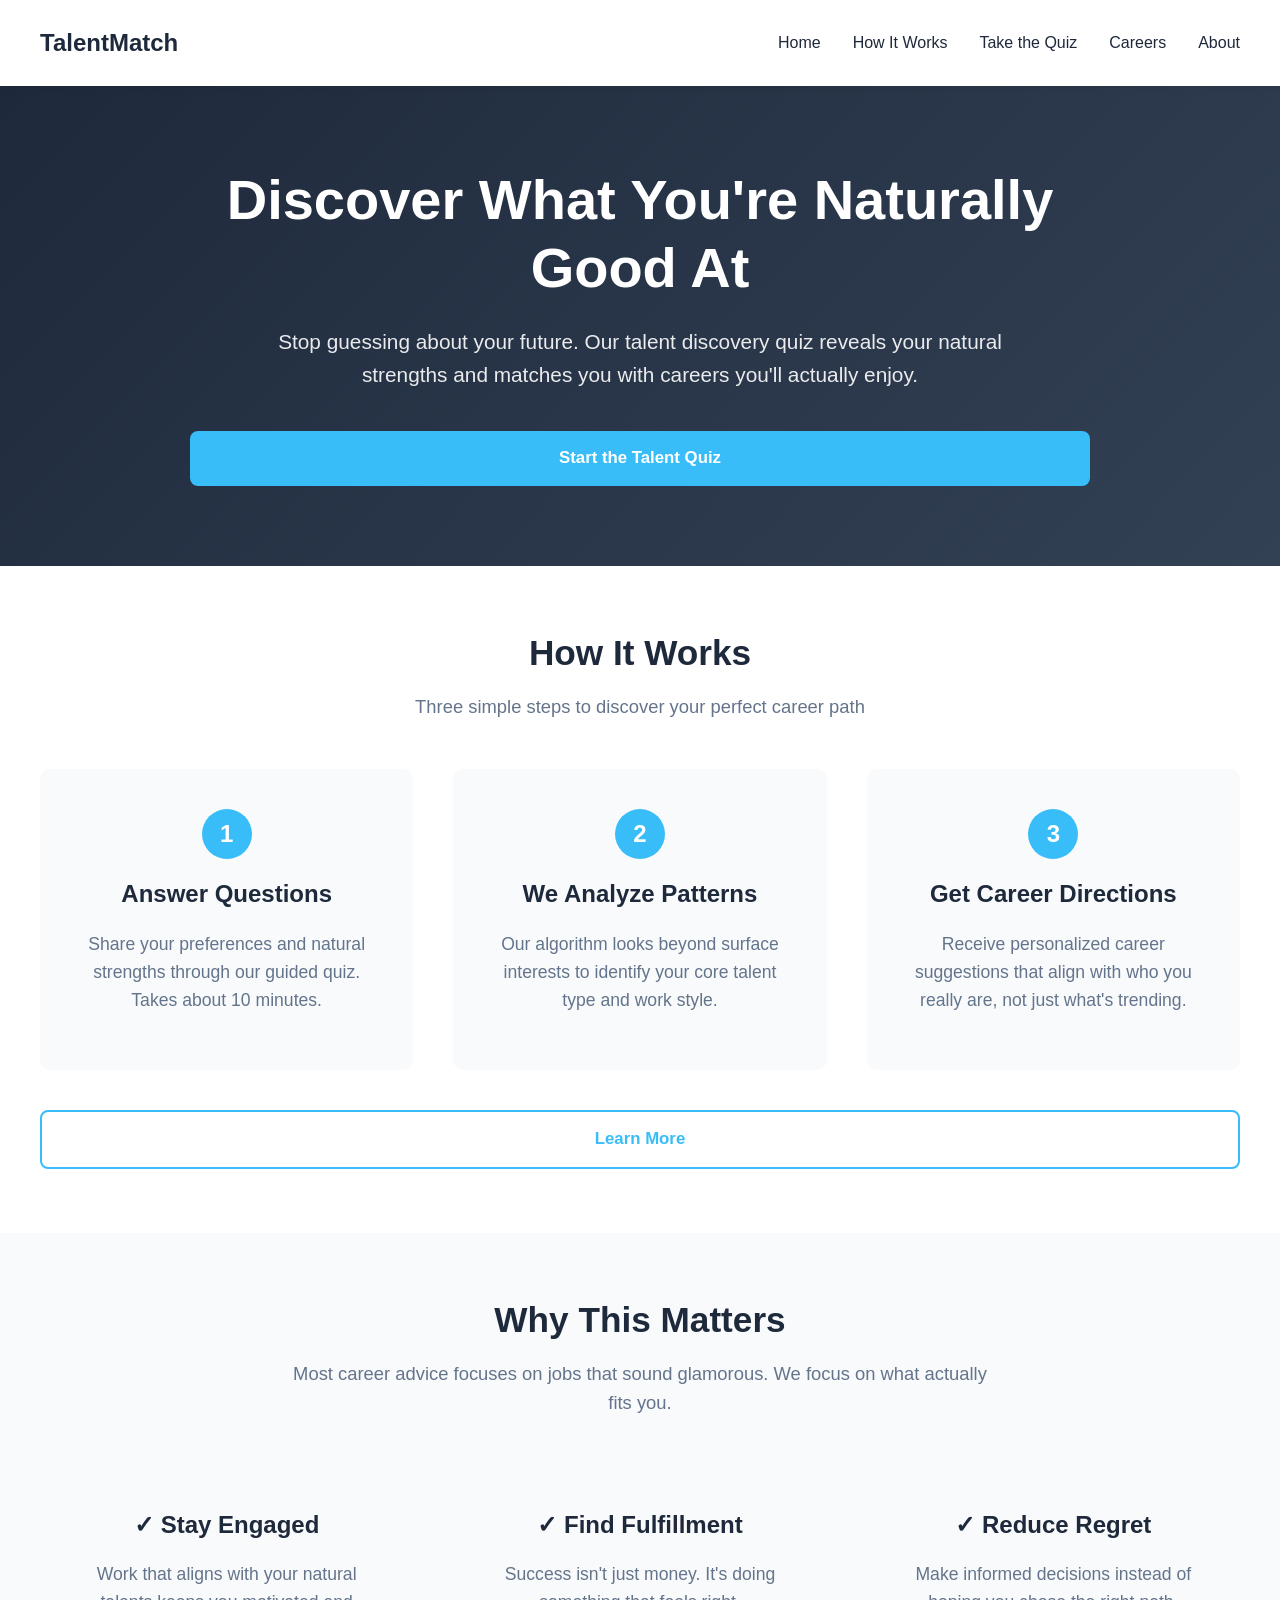
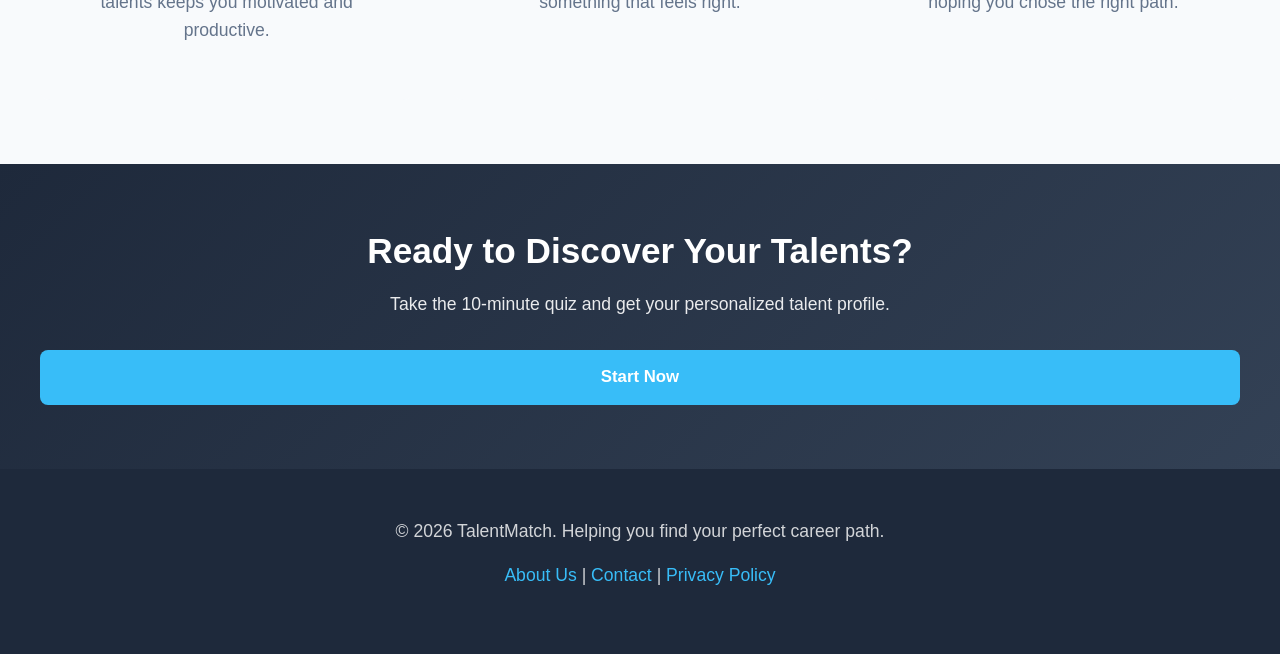
<file: pages/index.html>
<!DOCTYPE html>
<html lang="en">
<head>
  <meta charset="UTF-8">
  <meta name="viewport" content="width=device-width, initial-scale=1.0">
  <title>Discover Your Natural Talents - Talent Discovery Quiz</title>
  <link rel="stylesheet" href="../css/styles.css">
</head>
<body>
  <!-- HEADER & NAVIGATION -->
  <header>
    <nav>
      <a href="index.html" class="logo">TalentMatch</a>
      <ul>
        <li><a href="index.html">Home</a></li>
        <li><a href="how-it-works.html">How It Works</a></li>
        <li><a href="quiz.html">Take the Quiz</a></li>
        <li><a href="careers.html">Careers</a></li>
        <li><a href="about.html">About</a></li>
      </ul>
    </nav>
  </header>

  <!-- HERO SECTION -->
  <section class="hero">
    <div class="hero-container">
      <h1>Discover What You're Naturally Good At</h1>
      <p>Stop guessing about your future. Our talent discovery quiz reveals your natural strengths and matches you with careers you'll actually enjoy.</p>
      <a href="quiz.html" class="btn btn-primary">Start the Talent Quiz</a>
    </div>
  </section>

  <!-- HOW IT WORKS (CONDENSED PREVIEW) -->
  <section>
    <div class="container">
      <div class="section-intro">
        <h2>How It Works</h2>
        <p>Three simple steps to discover your perfect career path</p>
      </div>
      
      <div class="feature-grid">
        <div class="feature-card">
          <div class="feature-card-number">1</div>
          <h3>Answer Questions</h3>
          <p>Share your preferences and natural strengths through our guided quiz. Takes about 10 minutes.</p>
        </div>
        
        <div class="feature-card">
          <div class="feature-card-number">2</div>
          <h3>We Analyze Patterns</h3>
          <p>Our algorithm looks beyond surface interests to identify your core talent type and work style.</p>
        </div>
        
        <div class="feature-card">
          <div class="feature-card-number">3</div>
          <h3>Get Career Directions</h3>
          <p>Receive personalized career suggestions that align with who you really are, not just what's trending.</p>
        </div>
      </div>

      <div style="text-align: center; margin-top: 2.5rem;">
        <a href="how-it-works.html" class="btn btn-secondary">Learn More</a>
      </div>
    </div>
  </section>

  <!-- WHY IT MATTERS SECTION -->
  <section style="background-color: #F8FAFC;">
    <div class="container">
      <div class="section-intro">
        <h2>Why This Matters</h2>
        <p>Most career advice focuses on jobs that sound glamorous. We focus on what actually fits you.</p>
      </div>
      
      <div class="feature-grid">
        <div class="feature-card">
          <h3>✓ Stay Engaged</h3>
          <p>Work that aligns with your natural talents keeps you motivated and productive.</p>
        </div>
        
        <div class="feature-card">
          <h3>✓ Find Fulfillment</h3>
          <p>Success isn't just money. It's doing something that feels right.</p>
        </div>
        
        <div class="feature-card">
          <h3>✓ Reduce Regret</h3>
          <p>Make informed decisions instead of hoping you chose the right path.</p>
        </div>
      </div>
    </div>
  </section>

  <!-- CTA SECTION -->
  <section style="background: linear-gradient(135deg, #1E293B 0%, #334155 100%); color: white; text-align: center;">
    <div class="container">
      <h2 style="color: white; margin-bottom: 1rem;">Ready to Discover Your Talents?</h2>
      <p style="color: rgba(255,255,255,0.9); margin-bottom: 2rem; font-size: 1.1rem;">Take the 10-minute quiz and get your personalized talent profile.</p>
      <a href="quiz.html" class="btn btn-primary">Start Now</a>
    </div>
  </section>

  <!-- FOOTER -->
  <footer>
    <p>&copy; 2026 TalentMatch. Helping you find your perfect career path.</p>
    <p><a href="about.html">About Us</a> | <a href="#">Contact</a> | <a href="#">Privacy Policy</a></p>
  </footer>

</body>
</html>
</file>
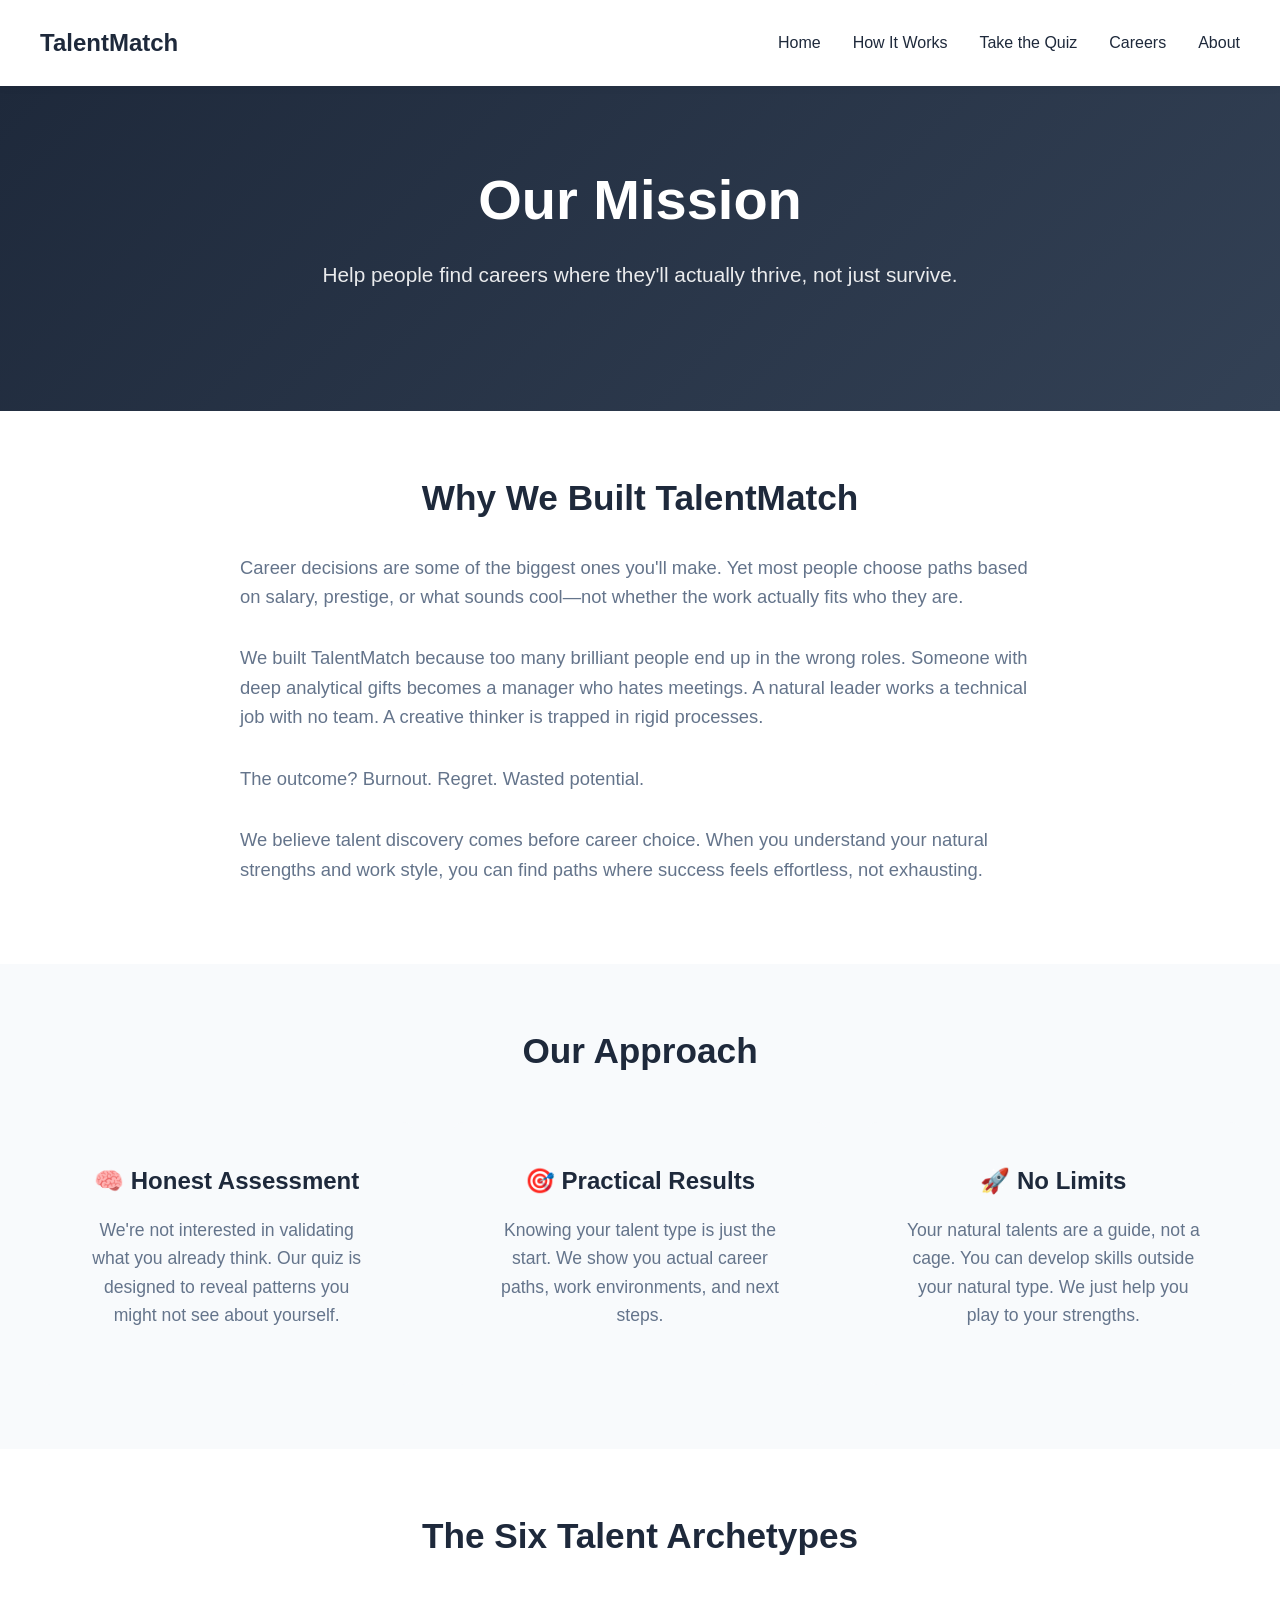
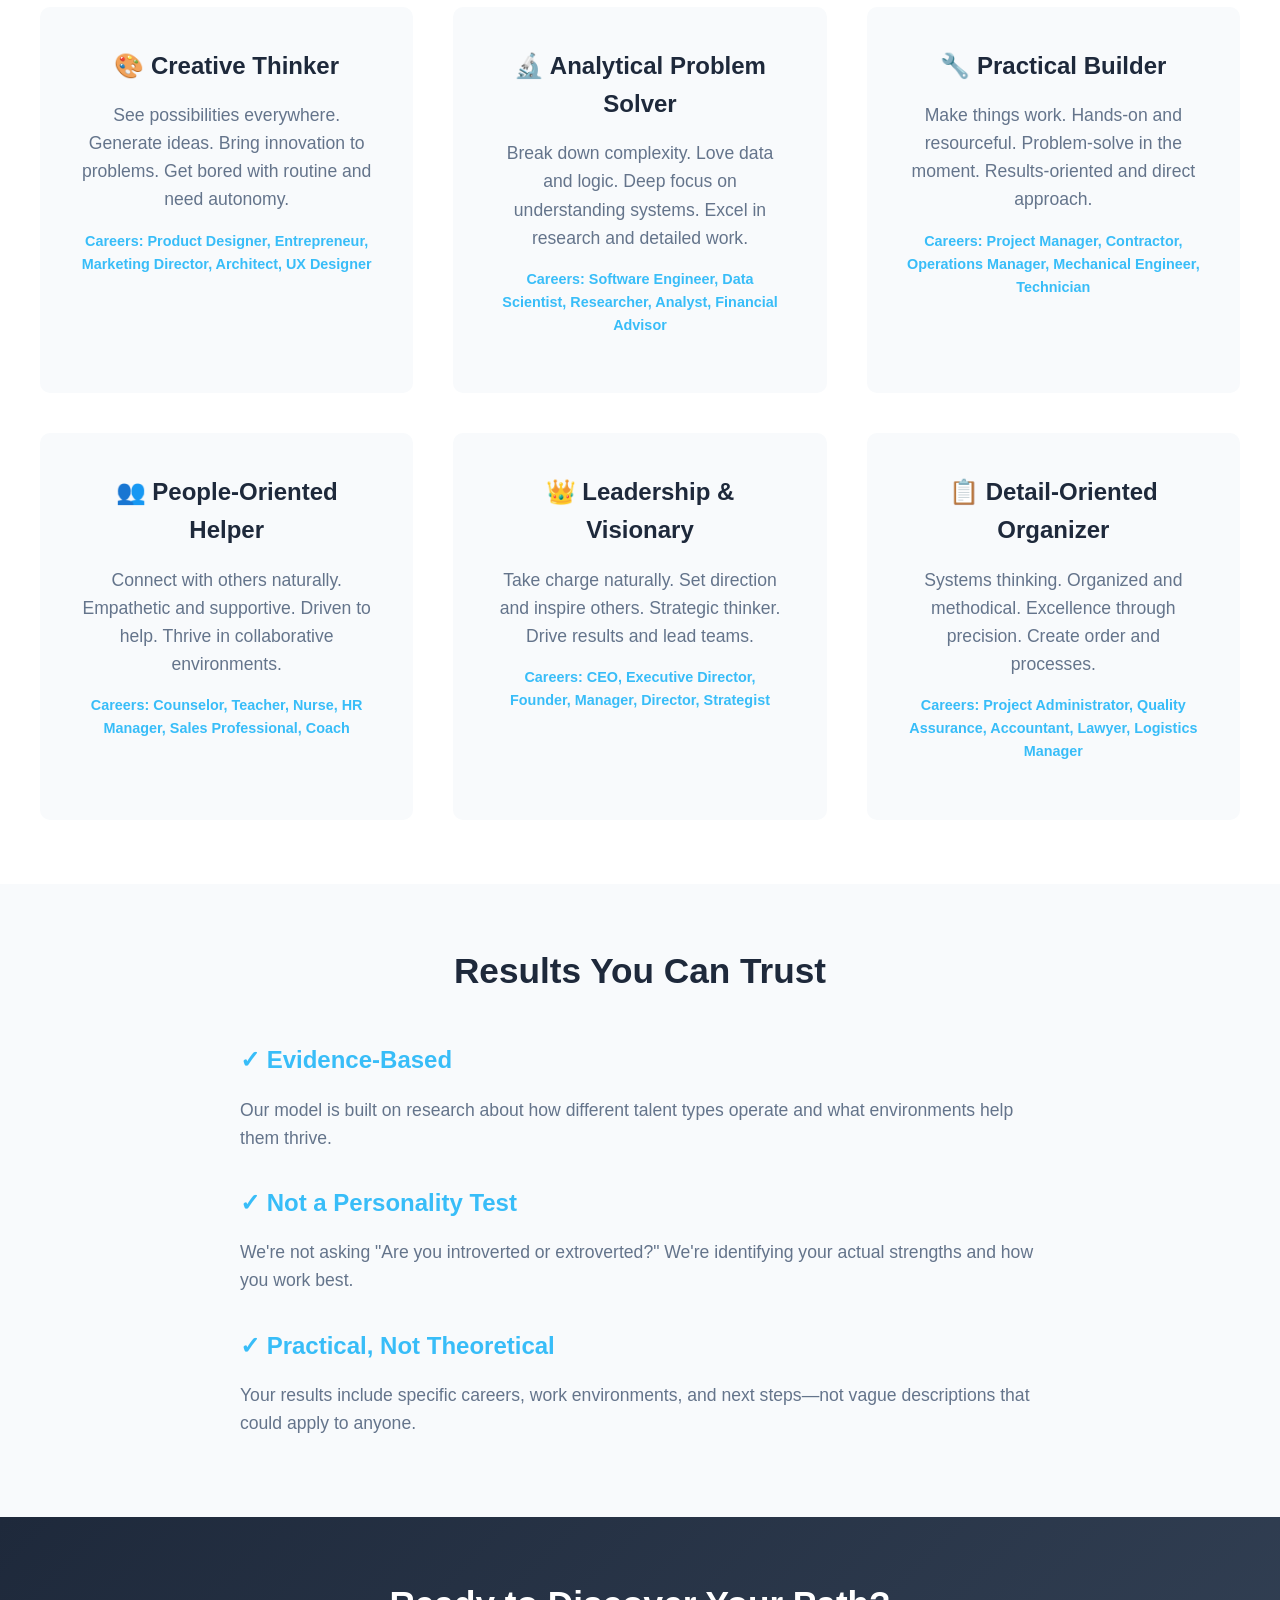
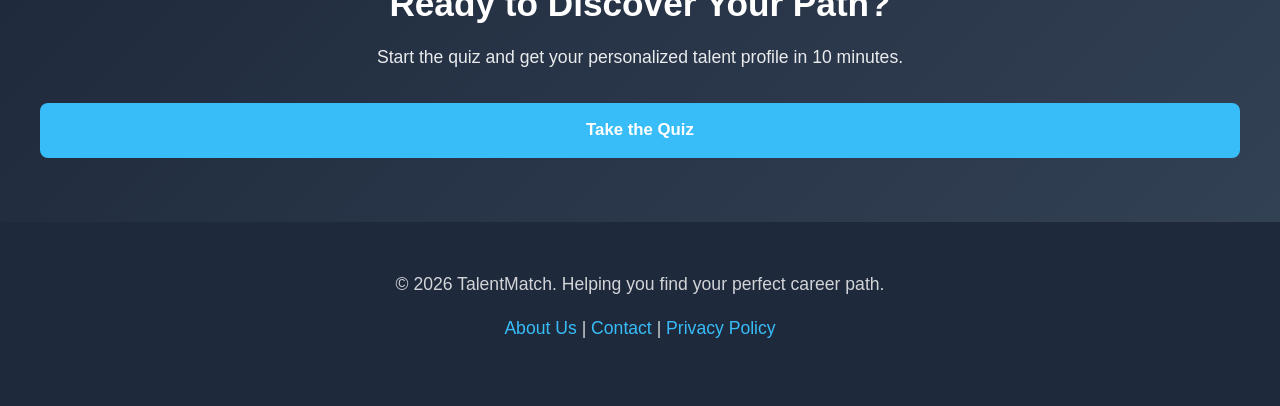
<file: pages/about.html>
<!DOCTYPE html>
<html lang="en">
<head>
  <meta charset="UTF-8">
  <meta name="viewport" content="width=device-width, initial-scale=1.0">
  <title>About Us - TalentMatch</title>
  <link rel="stylesheet" href="../css/styles.css">
</head>
<body>
  <!-- HEADER & NAVIGATION -->
  <header>
    <nav>
      <a href="index.html" class="logo">TalentMatch</a>
      <ul>
        <li><a href="index.html">Home</a></li>
        <li><a href="how-it-works.html">How It Works</a></li>
        <li><a href="quiz.html">Take the Quiz</a></li>
        <li><a href="careers.html">Careers</a></li>
        <li><a href="about.html">About</a></li>
      </ul>
    </nav>
  </header>

  <!-- PAGE HERO -->
  <section class="hero">
    <div class="hero-container">
      <h1>Our Mission</h1>
      <p>Help people find careers where they'll actually thrive, not just survive.</p>
    </div>
  </section>

  <!-- MISSION STATEMENT -->
  <section>
    <div class="container">
      <div style="max-width: 800px; margin: 0 auto;">
        <h2 style="text-align: center; margin-bottom: 2rem;">Why We Built TalentMatch</h2>
        
        <p style="font-size: 1.15rem; margin-bottom: 2rem;">
          Career decisions are some of the biggest ones you'll make. Yet most people choose paths based on salary, prestige, or what sounds cool—not whether the work actually fits who they are.
        </p>

        <p style="font-size: 1.15rem; margin-bottom: 2rem;">
          We built TalentMatch because too many brilliant people end up in the wrong roles. Someone with deep analytical gifts becomes a manager who hates meetings. A natural leader works a technical job with no team. A creative thinker is trapped in rigid processes.
        </p>

        <p style="font-size: 1.15rem; margin-bottom: 2rem;">
          The outcome? Burnout. Regret. Wasted potential.
        </p>

        <p style="font-size: 1.15rem;">
          We believe talent discovery comes before career choice. When you understand your natural strengths and work style, you can find paths where success feels effortless, not exhausting.
        </p>
      </div>
    </div>
  </section>

  <!-- OUR APPROACH -->
  <section style="background-color: #F8FAFC;">
    <div class="container">
      <h2 style="text-align: center; margin-bottom: 3rem;">Our Approach</h2>
      
      <div class="feature-grid">
        <div class="feature-card">
          <h3>🧠 Honest Assessment</h3>
          <p>We're not interested in validating what you already think. Our quiz is designed to reveal patterns you might not see about yourself.</p>
        </div>
        
        <div class="feature-card">
          <h3>🎯 Practical Results</h3>
          <p>Knowing your talent type is just the start. We show you actual career paths, work environments, and next steps.</p>
        </div>
        
        <div class="feature-card">
          <h3>🚀 No Limits</h3>
          <p>Your natural talents are a guide, not a cage. You can develop skills outside your natural type. We just help you play to your strengths.</p>
        </div>
      </div>
    </div>
  </section>

  <!-- OUR TALENT MODEL -->
  <section>
    <div class="container">
      <h2 style="text-align: center; margin-bottom: 3rem;">The Six Talent Archetypes</h2>
      
      <div class="feature-grid">
        <div class="feature-card">
          <h3>🎨 Creative Thinker</h3>
          <p>See possibilities everywhere. Generate ideas. Bring innovation to problems. Get bored with routine and need autonomy.</p>
          <p style="font-size: 0.9rem; margin-top: 1rem; color: var(--accent); font-weight: 600;">Careers: Product Designer, Entrepreneur, Marketing Director, Architect, UX Designer</p>
        </div>
        
        <div class="feature-card">
          <h3>🔬 Analytical Problem Solver</h3>
          <p>Break down complexity. Love data and logic. Deep focus on understanding systems. Excel in research and detailed work.</p>
          <p style="font-size: 0.9rem; margin-top: 1rem; color: var(--accent); font-weight: 600;">Careers: Software Engineer, Data Scientist, Researcher, Analyst, Financial Advisor</p>
        </div>
        
        <div class="feature-card">
          <h3>🔧 Practical Builder</h3>
          <p>Make things work. Hands-on and resourceful. Problem-solve in the moment. Results-oriented and direct approach.</p>
          <p style="font-size: 0.9rem; margin-top: 1rem; color: var(--accent); font-weight: 600;">Careers: Project Manager, Contractor, Operations Manager, Mechanical Engineer, Technician</p>
        </div>

        <div class="feature-card">
          <h3>👥 People-Oriented Helper</h3>
          <p>Connect with others naturally. Empathetic and supportive. Driven to help. Thrive in collaborative environments.</p>
          <p style="font-size: 0.9rem; margin-top: 1rem; color: var(--accent); font-weight: 600;">Careers: Counselor, Teacher, Nurse, HR Manager, Sales Professional, Coach</p>
        </div>

        <div class="feature-card">
          <h3>👑 Leadership & Visionary</h3>
          <p>Take charge naturally. Set direction and inspire others. Strategic thinker. Drive results and lead teams.</p>
          <p style="font-size: 0.9rem; margin-top: 1rem; color: var(--accent); font-weight: 600;">Careers: CEO, Executive Director, Founder, Manager, Director, Strategist</p>
        </div>

        <div class="feature-card">
          <h3>📋 Detail-Oriented Organizer</h3>
          <p>Systems thinking. Organized and methodical. Excellence through precision. Create order and processes.</p>
          <p style="font-size: 0.9rem; margin-top: 1rem; color: var(--accent); font-weight: 600;">Careers: Project Administrator, Quality Assurance, Accountant, Lawyer, Logistics Manager</p>
        </div>
      </div>
    </div>
  </section>

  <!-- RESULTS YOU CAN TRUST -->
  <section style="background-color: #F8FAFC;">
    <div class="container">
      <h2 style="text-align: center; margin-bottom: 3rem;">Results You Can Trust</h2>
      
      <div style="max-width: 800px; margin: 0 auto;">
        <div style="margin-bottom: 2rem;">
          <h3 style="color: var(--accent);">✓ Evidence-Based</h3>
          <p>Our model is built on research about how different talent types operate and what environments help them thrive.</p>
        </div>

        <div style="margin-bottom: 2rem;">
          <h3 style="color: var(--accent);">✓ Not a Personality Test</h3>
          <p>We're not asking "Are you introverted or extroverted?" We're identifying your actual strengths and how you work best.</p>
        </div>

        <div>
          <h3 style="color: var(--accent);">✓ Practical, Not Theoretical</h3>
          <p>Your results include specific careers, work environments, and next steps—not vague descriptions that could apply to anyone.</p>
        </div>
      </div>
    </div>
  </section>

  <!-- CALL TO ACTION -->
  <section style="background: linear-gradient(135deg, #1E293B 0%, #334155 100%); color: white; text-align: center;">
    <div class="container">
      <h2 style="color: white; margin-bottom: 1rem;">Ready to Discover Your Path?</h2>
      <p style="color: rgba(255,255,255,0.9); margin-bottom: 2rem; font-size: 1.1rem;">Start the quiz and get your personalized talent profile in 10 minutes.</p>
      <a href="quiz.html" class="btn btn-primary">Take the Quiz</a>
    </div>
  </section>

  <!-- FOOTER -->
  <footer>
    <p>&copy; 2026 TalentMatch. Helping you find your perfect career path.</p>
    <p><a href="about.html">About Us</a> | <a href="#">Contact</a> | <a href="#">Privacy Policy</a></p>
  </footer>

</body>
</html>
</file>
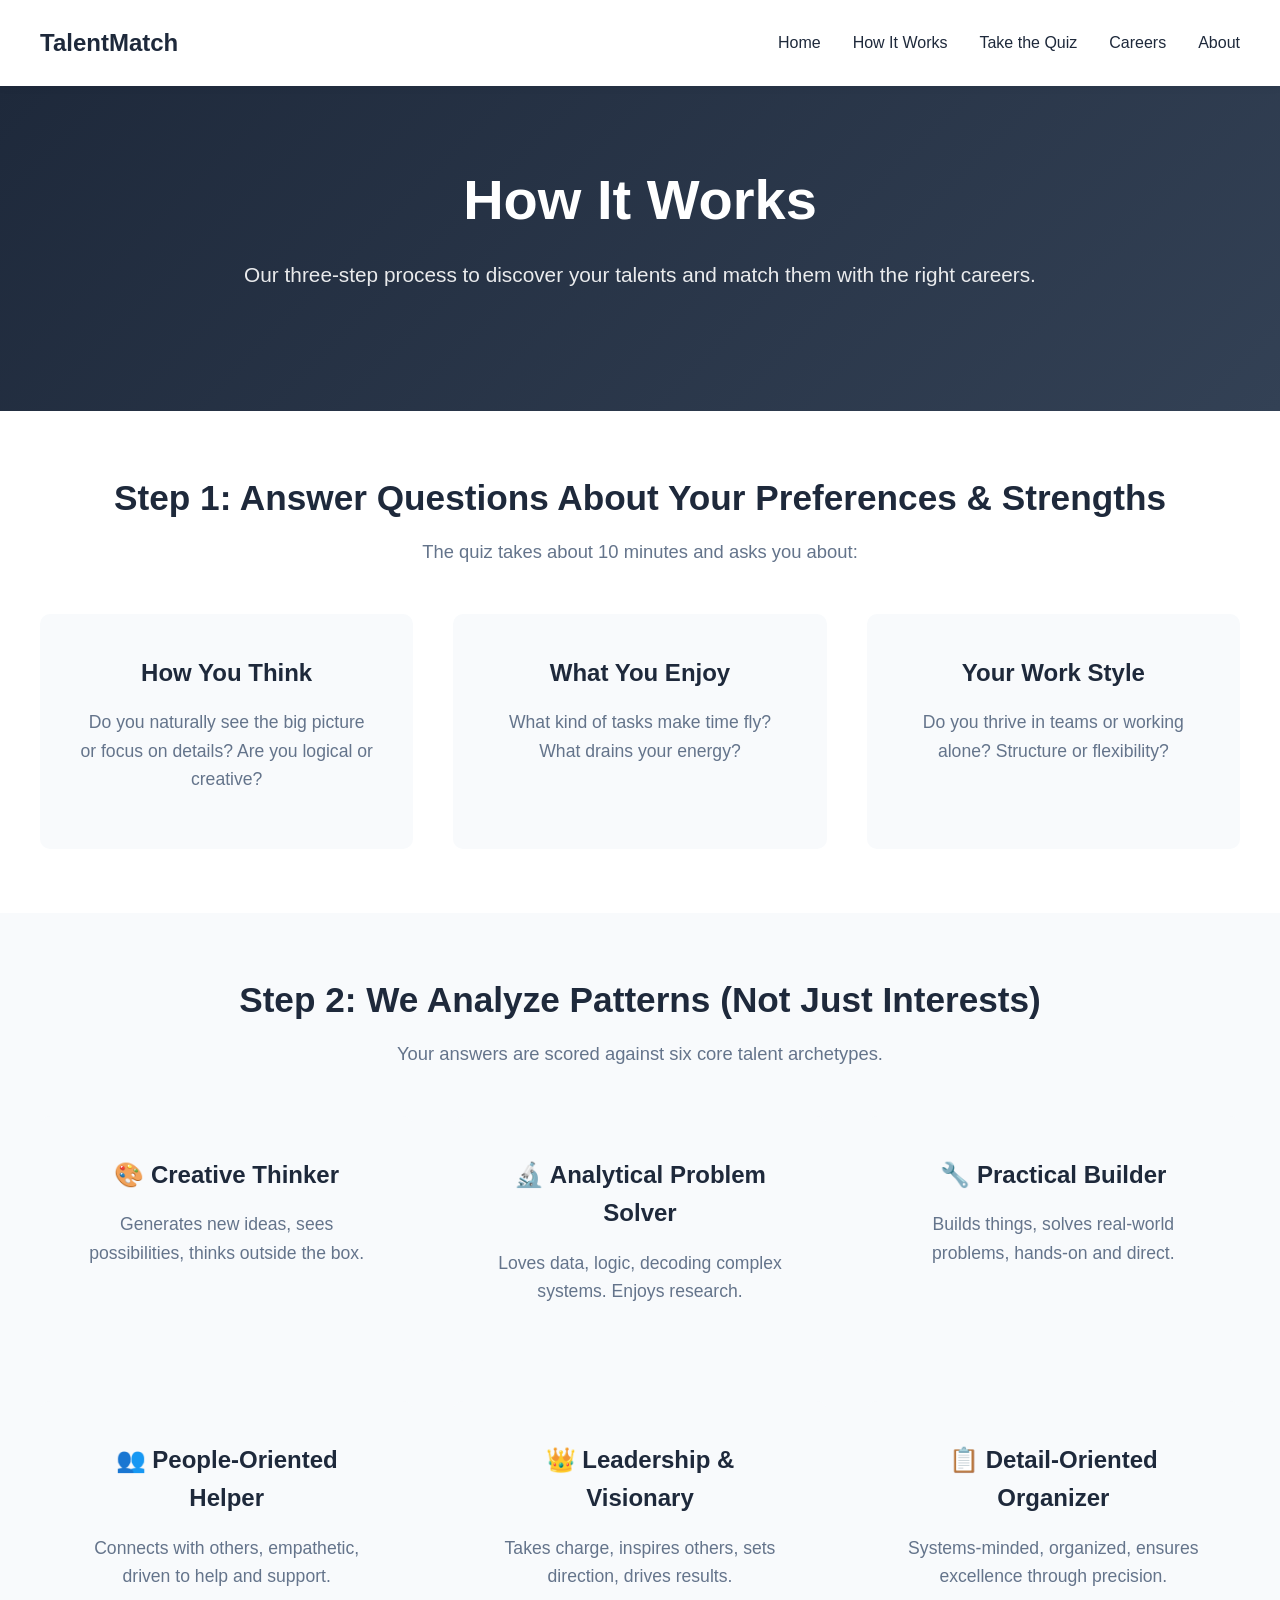
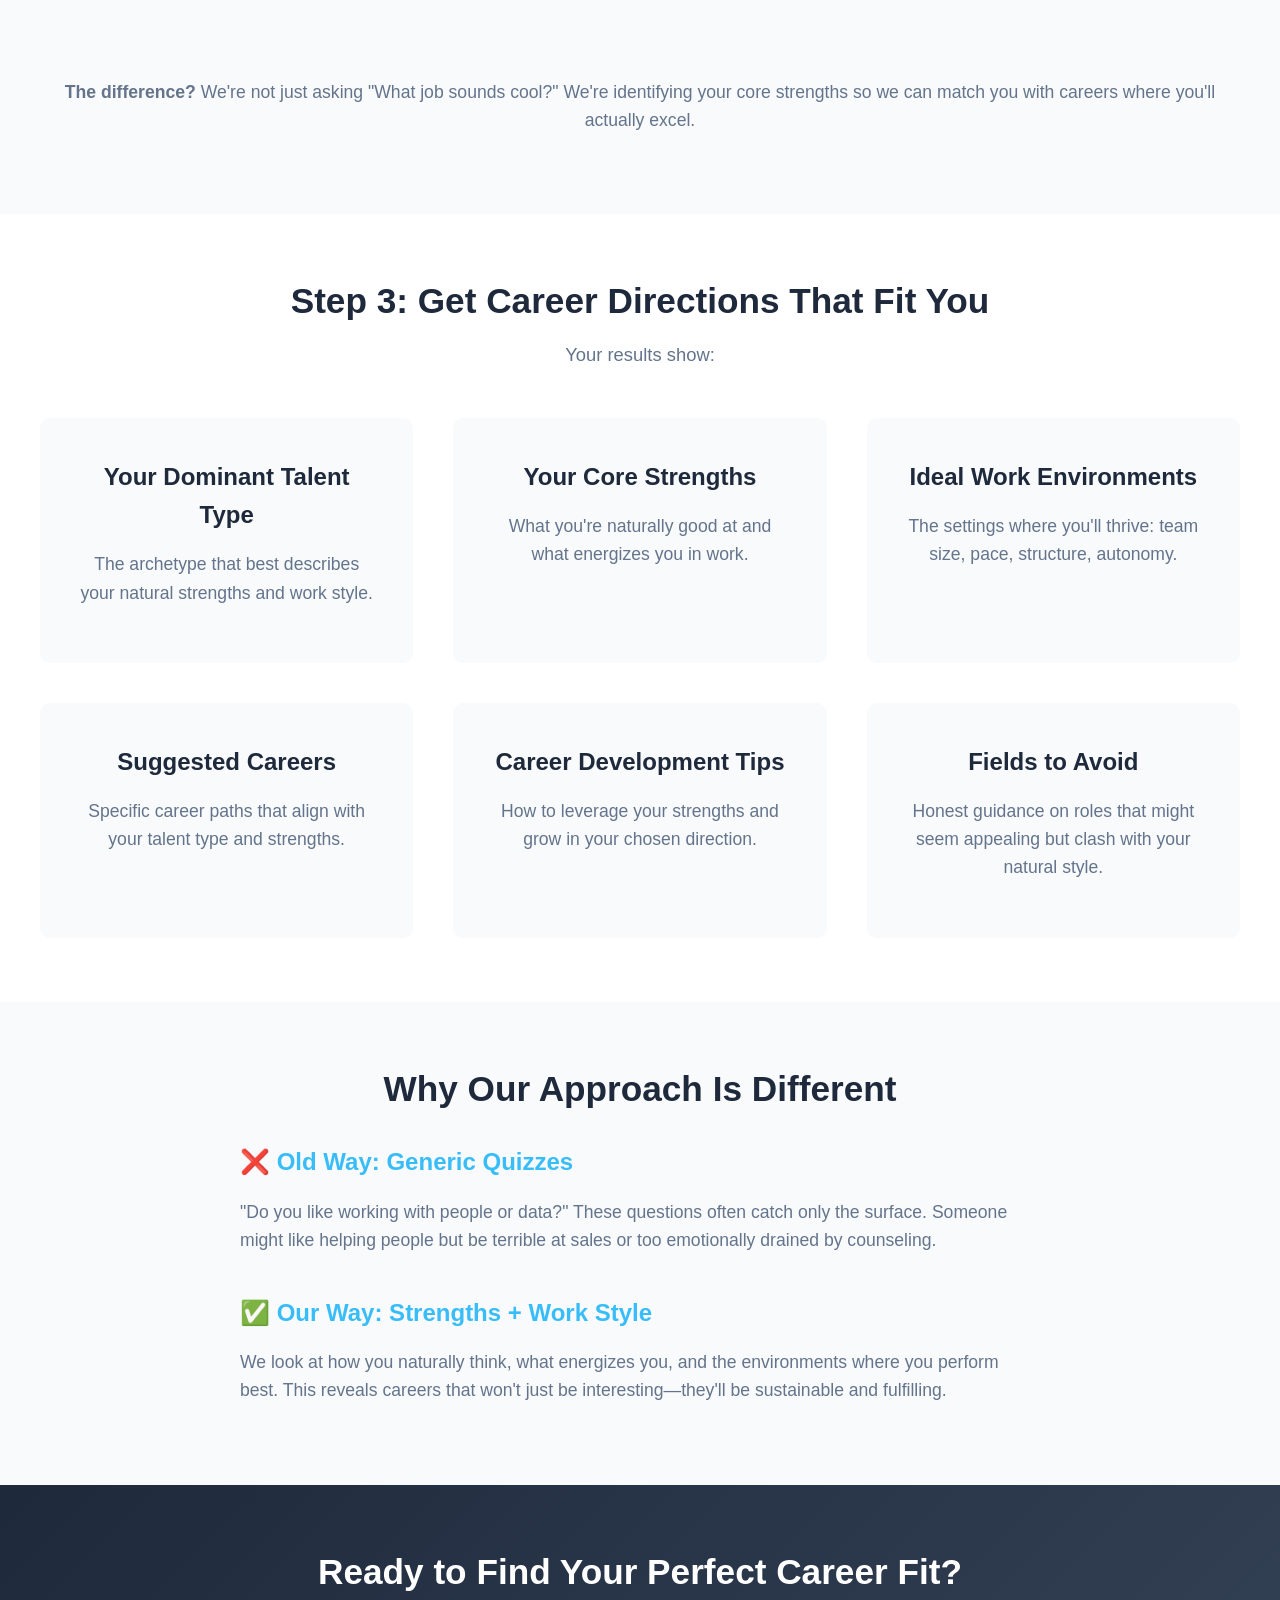
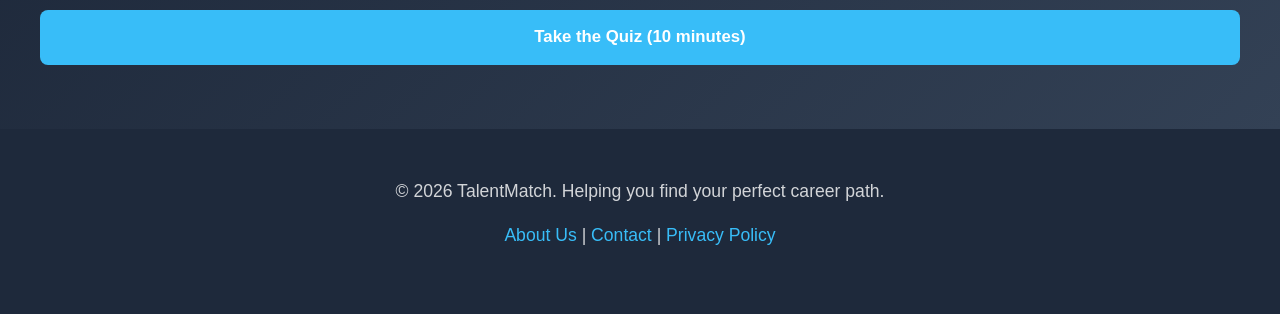
<file: pages/how-it-works.html>
<!DOCTYPE html>
<html lang="en">
<head>
  <meta charset="UTF-8">
  <meta name="viewport" content="width=device-width, initial-scale=1.0">
  <title>How It Works - Talent Discovery Quiz</title>
  <link rel="stylesheet" href="../css/styles.css">
</head>
<body>
  <!-- HEADER & NAVIGATION -->
  <header>
    <nav>
      <a href="index.html" class="logo">TalentMatch</a>
      <ul>
        <li><a href="index.html">Home</a></li>
        <li><a href="how-it-works.html">How It Works</a></li>
        <li><a href="quiz.html">Take the Quiz</a></li>
        <li><a href="careers.html">Careers</a></li>
        <li><a href="about.html">About</a></li>
      </ul>
    </nav>
  </header>

  <!-- PAGE HERO -->
  <section class="hero">
    <div class="hero-container">
      <h1>How It Works</h1>
      <p>Our three-step process to discover your talents and match them with the right careers.</p>
    </div>
  </section>

  <!-- STEP 1: ANSWER QUESTIONS -->
  <section>
    <div class="container">
      <div class="section-intro">
        <h2>Step 1: Answer Questions About Your Preferences & Strengths</h2>
        <p>The quiz takes about 10 minutes and asks you about:</p>
      </div>
      
      <div class="feature-grid">
        <div class="feature-card">
          <h3>How You Think</h3>
          <p>Do you naturally see the big picture or focus on details? Are you logical or creative?</p>
        </div>
        
        <div class="feature-card">
          <h3>What You Enjoy</h3>
          <p>What kind of tasks make time fly? What drains your energy?</p>
        </div>
        
        <div class="feature-card">
          <h3>Your Work Style</h3>
          <p>Do you thrive in teams or working alone? Structure or flexibility?</p>
        </div>
      </div>
    </div>
  </section>

  <!-- STEP 2: WE ANALYZE PATTERNS -->
  <section style="background-color: #F8FAFC;">
    <div class="container">
      <div class="section-intro">
        <h2>Step 2: We Analyze Patterns (Not Just Interests)</h2>
        <p>Your answers are scored against six core talent archetypes.</p>
      </div>
      
      <div class="feature-grid">
        <div class="feature-card">
          <h3>🎨 Creative Thinker</h3>
          <p>Generates new ideas, sees possibilities, thinks outside the box.</p>
        </div>
        
        <div class="feature-card">
          <h3>🔬 Analytical Problem Solver</h3>
          <p>Loves data, logic, decoding complex systems. Enjoys research.</p>
        </div>
        
        <div class="feature-card">
          <h3>🔧 Practical Builder</h3>
          <p>Builds things, solves real-world problems, hands-on and direct.</p>
        </div>

        <div class="feature-card">
          <h3>👥 People-Oriented Helper</h3>
          <p>Connects with others, empathetic, driven to help and support.</p>
        </div>

        <div class="feature-card">
          <h3>👑 Leadership & Visionary</h3>
          <p>Takes charge, inspires others, sets direction, drives results.</p>
        </div>

        <div class="feature-card">
          <h3>📋 Detail-Oriented Organizer</h3>
          <p>Systems-minded, organized, ensures excellence through precision.</p>
        </div>
      </div>

      <p style="text-align: center; margin-top: 2rem; font-size: 1.1rem; color: var(--text-gray);">
        <strong>The difference?</strong> We're not just asking "What job sounds cool?" We're identifying your core strengths so we can match you with careers where you'll actually excel.
      </p>
    </div>
  </section>

  <!-- STEP 3: GET CAREER DIRECTIONS -->
  <section>
    <div class="container">
      <div class="section-intro">
        <h2>Step 3: Get Career Directions That Fit You</h2>
        <p>Your results show:</p>
      </div>
      
      <div class="feature-grid">
        <div class="feature-card">
          <h3>Your Dominant Talent Type</h3>
          <p>The archetype that best describes your natural strengths and work style.</p>
        </div>
        
        <div class="feature-card">
          <h3>Your Core Strengths</h3>
          <p>What you're naturally good at and what energizes you in work.</p>
        </div>
        
        <div class="feature-card">
          <h3>Ideal Work Environments</h3>
          <p>The settings where you'll thrive: team size, pace, structure, autonomy.</p>
        </div>

        <div class="feature-card">
          <h3>Suggested Careers</h3>
          <p>Specific career paths that align with your talent type and strengths.</p>
        </div>

        <div class="feature-card">
          <h3>Career Development Tips</h3>
          <p>How to leverage your strengths and grow in your chosen direction.</p>
        </div>

        <div class="feature-card">
          <h3>Fields to Avoid</h3>
          <p>Honest guidance on roles that might seem appealing but clash with your natural style.</p>
        </div>
      </div>
    </div>
  </section>

  <!-- WHY OUR APPROACH IS DIFFERENT -->
  <section style="background-color: #F8FAFC;">
    <div class="container">
      <h2 style="text-align: center; margin-bottom: 2rem;">Why Our Approach Is Different</h2>
      
      <div style="max-width: 800px; margin: 0 auto;">
        <div style="margin-bottom: 2.5rem;">
          <h3 style="color: var(--accent);">❌ Old Way: Generic Quizzes</h3>
          <p>"Do you like working with people or data?" These questions often catch only the surface. Someone might like helping people but be terrible at sales or too emotionally drained by counseling.</p>
        </div>

        <div>
          <h3 style="color: var(--accent);">✅ Our Way: Strengths + Work Style</h3>
          <p>We look at how you naturally think, what energizes you, and the environments where you perform best. This reveals careers that won't just be interesting—they'll be sustainable and fulfilling.</p>
        </div>
      </div>
    </div>
  </section>

  <!-- CTA SECTION -->
  <section style="background: linear-gradient(135deg, #1E293B 0%, #334155 100%); color: white; text-align: center;">
    <div class="container">
      <h2 style="color: white; margin-bottom: 1rem;">Ready to Find Your Perfect Career Fit?</h2>
      <a href="quiz.html" class="btn btn-primary">Take the Quiz (10 minutes)</a>
    </div>
  </section>

  <!-- FOOTER -->
  <footer>
    <p>&copy; 2026 TalentMatch. Helping you find your perfect career path.</p>
    <p><a href="about.html">About Us</a> | <a href="#">Contact</a> | <a href="#">Privacy Policy</a></p>
  </footer>

</body>
</html>
</file>
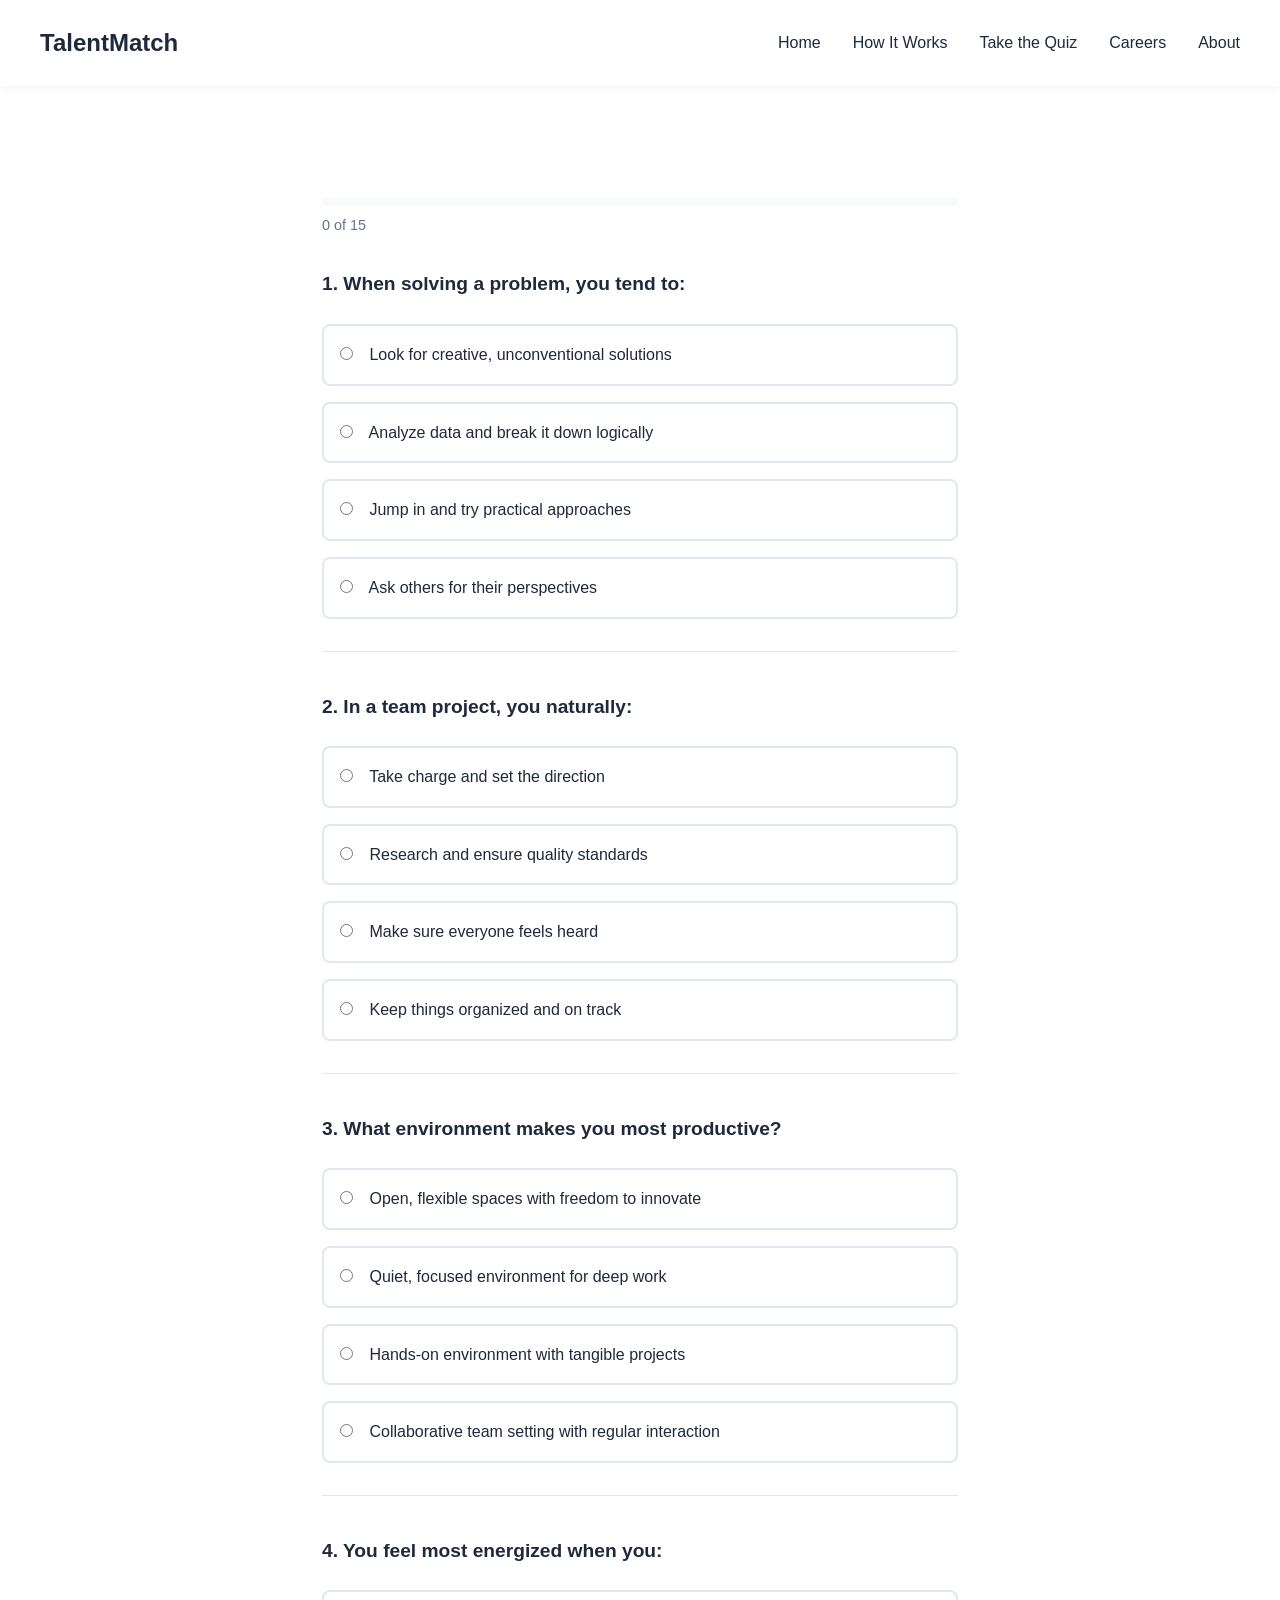
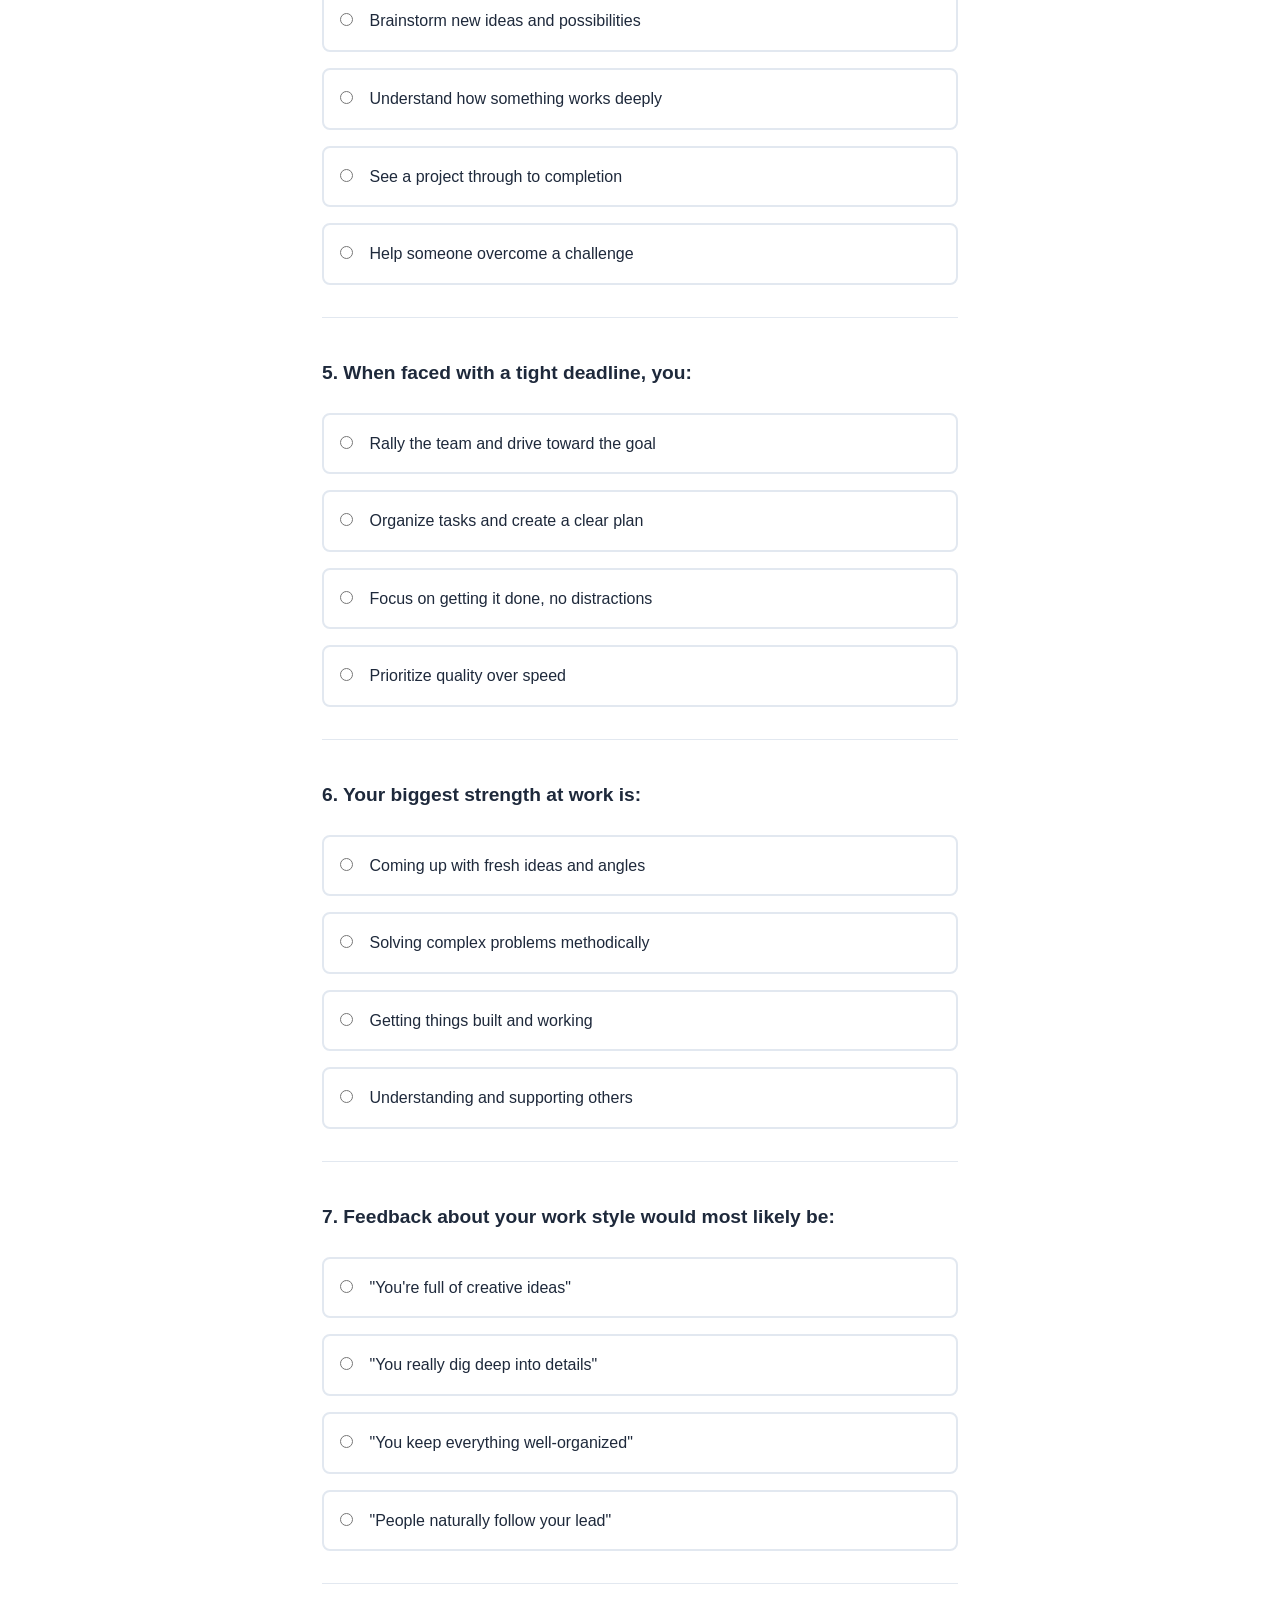
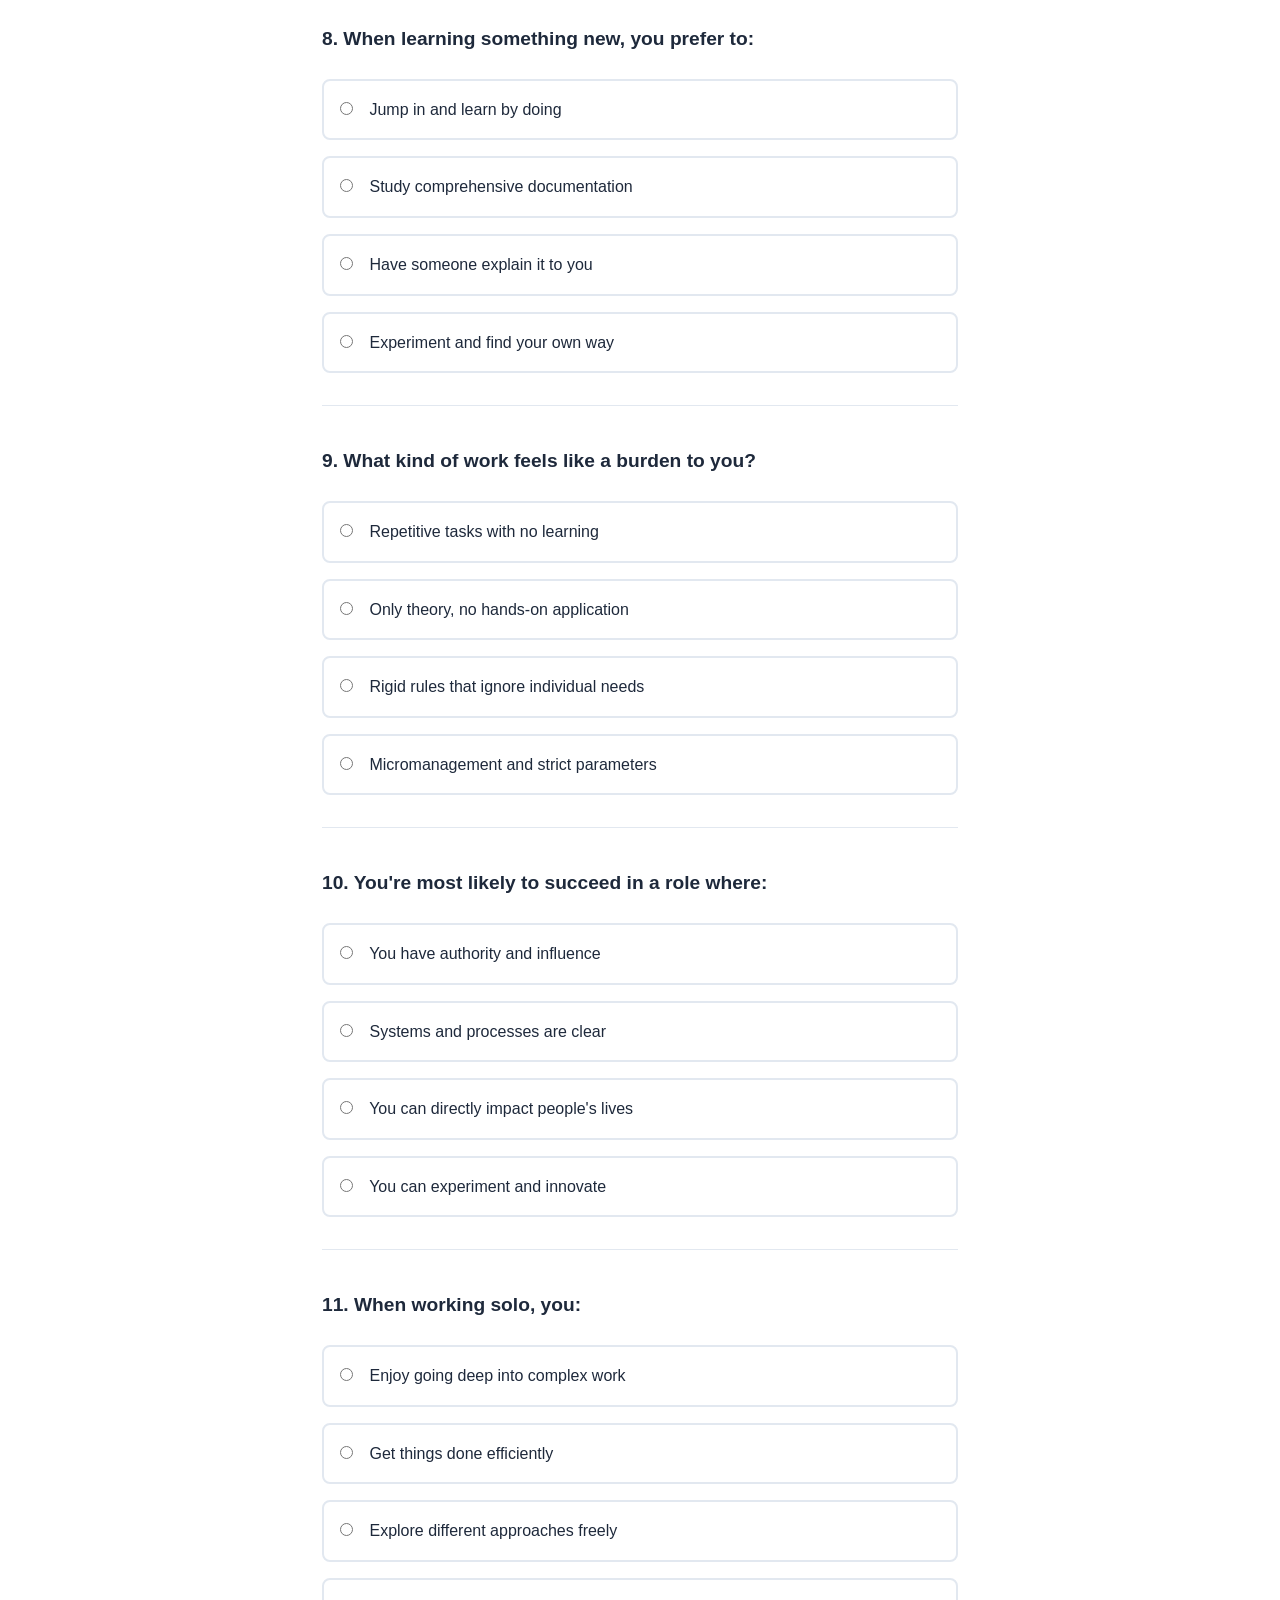
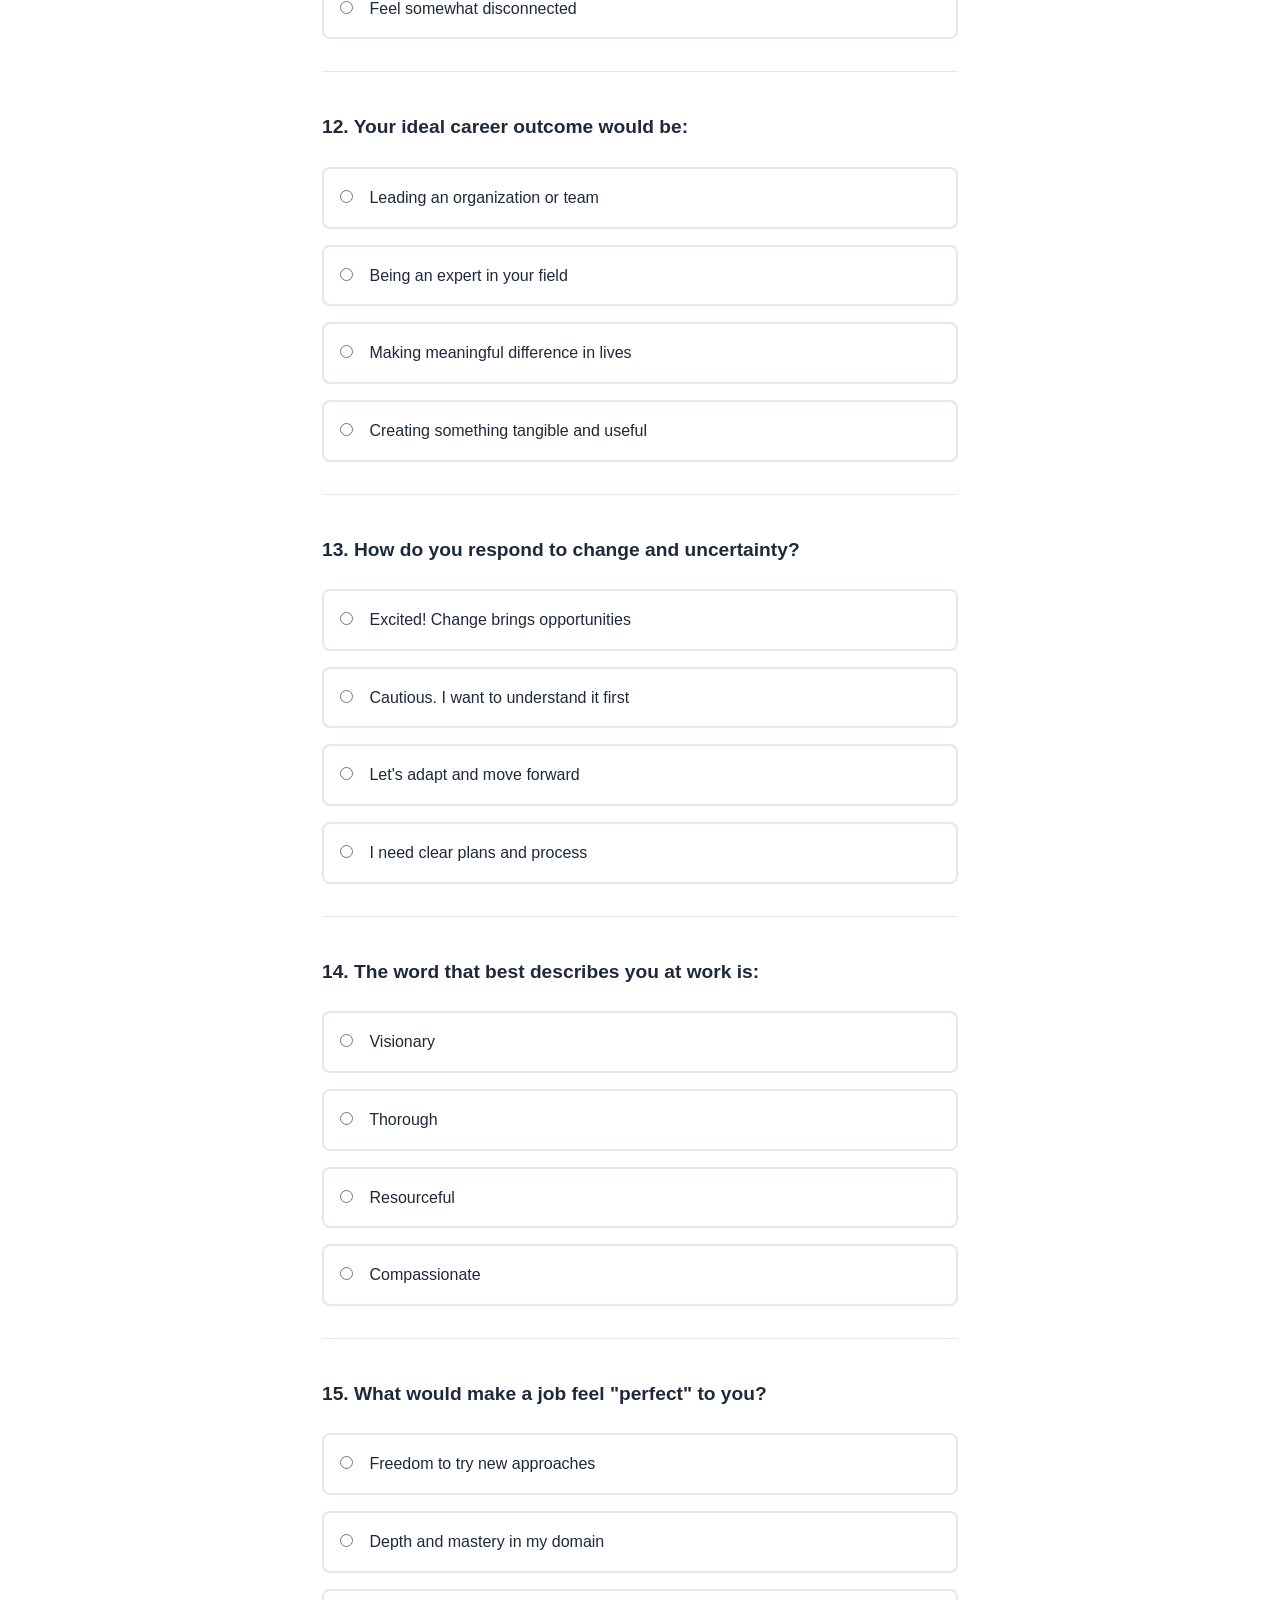
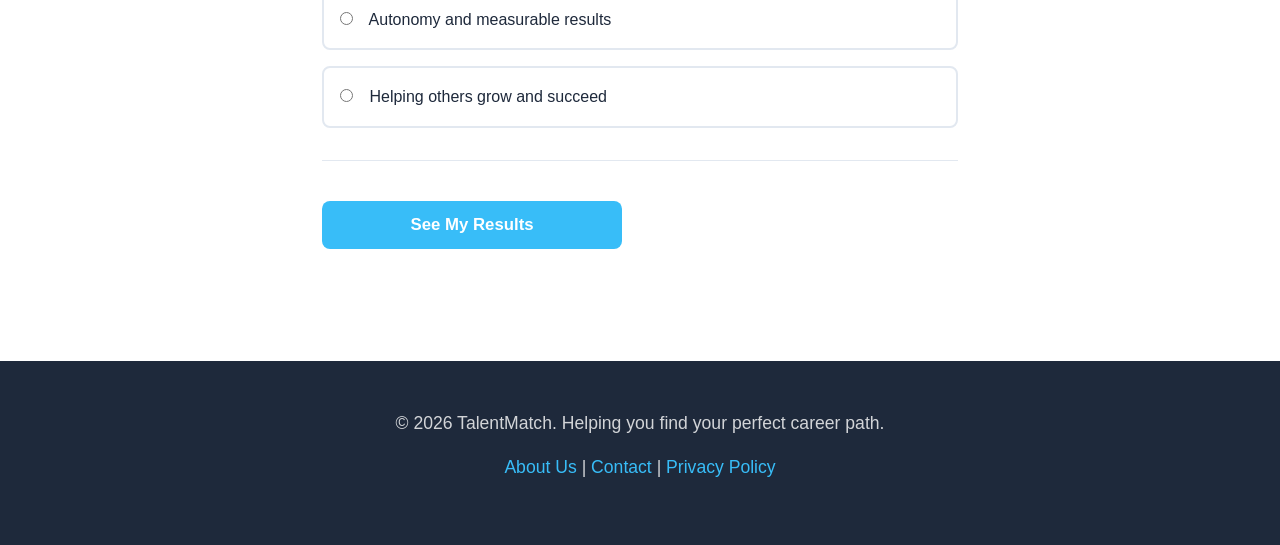
<file: pages/quiz.html>
<!DOCTYPE html>
<html lang="en">
<head>
  <meta charset="UTF-8">
  <meta name="viewport" content="width=device-width, initial-scale=1.0">
  <title>Talent Discovery Quiz - TalentMatch</title>
  <link rel="stylesheet" href="../css/styles.css">
</head>
<body>
  <!-- HEADER & NAVIGATION -->
  <header>
    <nav>
      <a href="index.html" class="logo">TalentMatch</a>
      <ul>
        <li><a href="index.html">Home</a></li>
        <li><a href="how-it-works.html">How It Works</a></li>
        <li><a href="quiz.html">Take the Quiz</a></li>
        <li><a href="careers.html">Careers</a></li>
        <li><a href="about.html">About</a></li>
      </ul>
    </nav>
  </header>

  <!-- QUIZ CONTAINER -->
  <section>
    <div class="quiz-container">
      <!-- PROGRESS BAR -->
      <div class="quiz-progress">
        <div class="progress-bar">
          <div class="progress-fill" id="progressFill" style="width: 0%;"></div>
        </div>
        <p class="progress-text"><span id="currentQuestion">1</span> of <span id="totalQuestions">15</span></p>
      </div>

      <!-- QUIZ FORM -->
      <form id="quizForm">
        <!-- Question 1 -->
        <div class="quiz-question">
          <h4>1. When solving a problem, you tend to:</h4>
          <div class="quiz-options">
            <label class="quiz-option">
              <input type="radio" name="q1" value="creative" required>
              <span>Look for creative, unconventional solutions</span>
            </label>
            <label class="quiz-option">
              <input type="radio" name="q1" value="analytical">
              <span>Analyze data and break it down logically</span>
            </label>
            <label class="quiz-option">
              <input type="radio" name="q1" value="practical">
              <span>Jump in and try practical approaches</span>
            </label>
            <label class="quiz-option">
              <input type="radio" name="q1" value="people">
              <span>Ask others for their perspectives</span>
            </label>
          </div>
        </div>

        <!-- Question 2 -->
        <div class="quiz-question">
          <h4>2. In a team project, you naturally:</h4>
          <div class="quiz-options">
            <label class="quiz-option">
              <input type="radio" name="q2" value="leader" required>
              <span>Take charge and set the direction</span>
            </label>
            <label class="quiz-option">
              <input type="radio" name="q2" value="analytical">
              <span>Research and ensure quality standards</span>
            </label>
            <label class="quiz-option">
              <input type="radio" name="q2" value="people">
              <span>Make sure everyone feels heard</span>
            </label>
            <label class="quiz-option">
              <input type="radio" name="q2" value="organizer">
              <span>Keep things organized and on track</span>
            </label>
          </div>
        </div>

        <!-- Question 3 -->
        <div class="quiz-question">
          <h4>3. What environment makes you most productive?</h4>
          <div class="quiz-options">
            <label class="quiz-option">
              <input type="radio" name="q3" value="creative" required>
              <span>Open, flexible spaces with freedom to innovate</span>
            </label>
            <label class="quiz-option">
              <input type="radio" name="q3" value="analytical">
              <span>Quiet, focused environment for deep work</span>
            </label>
            <label class="quiz-option">
              <input type="radio" name="q3" value="practical">
              <span>Hands-on environment with tangible projects</span>
            </label>
            <label class="quiz-option">
              <input type="radio" name="q3" value="people">
              <span>Collaborative team setting with regular interaction</span>
            </label>
          </div>
        </div>

        <!-- Question 4 -->
        <div class="quiz-question">
          <h4>4. You feel most energized when you:</h4>
          <div class="quiz-options">
            <label class="quiz-option">
              <input type="radio" name="q4" value="creative" required>
              <span>Brainstorm new ideas and possibilities</span>
            </label>
            <label class="quiz-option">
              <input type="radio" name="q4" value="analytical">
              <span>Understand how something works deeply</span>
            </label>
            <label class="quiz-option">
              <input type="radio" name="q4" value="practical">
              <span>See a project through to completion</span>
            </label>
            <label class="quiz-option">
              <input type="radio" name="q4" value="people">
              <span>Help someone overcome a challenge</span>
            </label>
          </div>
        </div>

        <!-- Question 5 -->
        <div class="quiz-question">
          <h4>5. When faced with a tight deadline, you:</h4>
          <div class="quiz-options">
            <label class="quiz-option">
              <input type="radio" name="q5" value="leader" required>
              <span>Rally the team and drive toward the goal</span>
            </label>
            <label class="quiz-option">
              <input type="radio" name="q5" value="organizer">
              <span>Organize tasks and create a clear plan</span>
            </label>
            <label class="quiz-option">
              <input type="radio" name="q5" value="practical">
              <span>Focus on getting it done, no distractions</span>
            </label>
            <label class="quiz-option">
              <input type="radio" name="q5" value="analytical">
              <span>Prioritize quality over speed</span>
            </label>
          </div>
        </div>

        <!-- Question 6 -->
        <div class="quiz-question">
          <h4>6. Your biggest strength at work is:</h4>
          <div class="quiz-options">
            <label class="quiz-option">
              <input type="radio" name="q6" value="creative" required>
              <span>Coming up with fresh ideas and angles</span>
            </label>
            <label class="quiz-option">
              <input type="radio" name="q6" value="analytical">
              <span>Solving complex problems methodically</span>
            </label>
            <label class="quiz-option">
              <input type="radio" name="q6" value="practical">
              <span>Getting things built and working</span>
            </label>
            <label class="quiz-option">
              <input type="radio" name="q6" value="people">
              <span>Understanding and supporting others</span>
            </label>
          </div>
        </div>

        <!-- Question 7 -->
        <div class="quiz-question">
          <h4>7. Feedback about your work style would most likely be:</h4>
          <div class="quiz-options">
            <label class="quiz-option">
              <input type="radio" name="q7" value="creative" required>
              <span>"You're full of creative ideas"</span>
            </label>
            <label class="quiz-option">
              <input type="radio" name="q7" value="analytical">
              <span>"You really dig deep into details"</span>
            </label>
            <label class="quiz-option">
              <input type="radio" name="q7" value="organizer">
              <span>"You keep everything well-organized"</span>
            </label>
            <label class="quiz-option">
              <input type="radio" name="q7" value="leader">
              <span>"People naturally follow your lead"</span>
            </label>
          </div>
        </div>

        <!-- Question 8 -->
        <div class="quiz-question">
          <h4>8. When learning something new, you prefer to:</h4>
          <div class="quiz-options">
            <label class="quiz-option">
              <input type="radio" name="q8" value="practical" required>
              <span>Jump in and learn by doing</span>
            </label>
            <label class="quiz-option">
              <input type="radio" name="q8" value="analytical">
              <span>Study comprehensive documentation</span>
            </label>
            <label class="quiz-option">
              <input type="radio" name="q8" value="people">
              <span>Have someone explain it to you</span>
            </label>
            <label class="quiz-option">
              <input type="radio" name="q8" value="creative">
              <span>Experiment and find your own way</span>
            </label>
          </div>
        </div>

        <!-- Question 9 -->
        <div class="quiz-question">
          <h4>9. What kind of work feels like a burden to you?</h4>
          <div class="quiz-options">
            <label class="quiz-option">
              <input type="radio" name="q9" value="analytical" required>
              <span>Repetitive tasks with no learning</span>
            </label>
            <label class="quiz-option">
              <input type="radio" name="q9" value="practical">
              <span>Only theory, no hands-on application</span>
            </label>
            <label class="quiz-option">
              <input type="radio" name="q9" value="people">
              <span>Rigid rules that ignore individual needs</span>
            </label>
            <label class="quiz-option">
              <input type="radio" name="q9" value="creative">
              <span>Micromanagement and strict parameters</span>
            </label>
          </div>
        </div>

        <!-- Question 10 -->
        <div class="quiz-question">
          <h4>10. You're most likely to succeed in a role where:</h4>
          <div class="quiz-options">
            <label class="quiz-option">
              <input type="radio" name="q10" value="leader" required>
              <span>You have authority and influence</span>
            </label>
            <label class="quiz-option">
              <input type="radio" name="q10" value="organizer">
              <span>Systems and processes are clear</span>
            </label>
            <label class="quiz-option">
              <input type="radio" name="q10" value="people">
              <span>You can directly impact people's lives</span>
            </label>
            <label class="quiz-option">
              <input type="radio" name="q10" value="creative">
              <span>You can experiment and innovate</span>
            </label>
          </div>
        </div>

        <!-- Question 11 -->
        <div class="quiz-question">
          <h4>11. When working solo, you:</h4>
          <div class="quiz-options">
            <label class="quiz-option">
              <input type="radio" name="q11" value="analytical" required>
              <span>Enjoy going deep into complex work</span>
            </label>
            <label class="quiz-option">
              <input type="radio" name="q11" value="practical">
              <span>Get things done efficiently</span>
            </label>
            <label class="quiz-option">
              <input type="radio" name="q11" value="creative">
              <span>Explore different approaches freely</span>
            </label>
            <label class="quiz-option">
              <input type="radio" name="q11" value="people">
              <span>Feel somewhat disconnected</span>
            </label>
          </div>
        </div>

        <!-- Question 12 -->
        <div class="quiz-question">
          <h4>12. Your ideal career outcome would be:</h4>
          <div class="quiz-options">
            <label class="quiz-option">
              <input type="radio" name="q12" value="leader" required>
              <span>Leading an organization or team</span>
            </label>
            <label class="quiz-option">
              <input type="radio" name="q12" value="analytical">
              <span>Being an expert in your field</span>
            </label>
            <label class="quiz-option">
              <input type="radio" name="q12" value="people">
              <span>Making meaningful difference in lives</span>
            </label>
            <label class="quiz-option">
              <input type="radio" name="q12" value="practical">
              <span>Creating something tangible and useful</span>
            </label>
          </div>
        </div>

        <!-- Question 13 -->
        <div class="quiz-question">
          <h4>13. How do you respond to change and uncertainty?</h4>
          <div class="quiz-options">
            <label class="quiz-option">
              <input type="radio" name="q13" value="creative" required>
              <span>Excited! Change brings opportunities</span>
            </label>
            <label class="quiz-option">
              <input type="radio" name="q13" value="analytical">
              <span>Cautious. I want to understand it first</span>
            </label>
            <label class="quiz-option">
              <input type="radio" name="q13" value="practical">
              <span>Let's adapt and move forward</span>
            </label>
            <label class="quiz-option">
              <input type="radio" name="q13" value="organizer">
              <span>I need clear plans and process</span>
            </label>
          </div>
        </div>

        <!-- Question 14 -->
        <div class="quiz-question">
          <h4>14. The word that best describes you at work is:</h4>
          <div class="quiz-options">
            <label class="quiz-option">
              <input type="radio" name="q14" value="creative" required>
              <span>Visionary</span>
            </label>
            <label class="quiz-option">
              <input type="radio" name="q14" value="analytical">
              <span>Thorough</span>
            </label>
            <label class="quiz-option">
              <input type="radio" name="q14" value="practical">
              <span>Resourceful</span>
            </label>
            <label class="quiz-option">
              <input type="radio" name="q14" value="people">
              <span>Compassionate</span>
            </label>
          </div>
        </div>

        <!-- Question 15 -->
        <div class="quiz-question">
          <h4>15. What would make a job feel "perfect" to you?</h4>
          <div class="quiz-options">
            <label class="quiz-option">
              <input type="radio" name="q15" value="creative" required>
              <span>Freedom to try new approaches</span>
            </label>
            <label class="quiz-option">
              <input type="radio" name="q15" value="analytical">
              <span>Depth and mastery in my domain</span>
            </label>
            <label class="quiz-option">
              <input type="radio" name="q15" value="practical">
              <span>Autonomy and measurable results</span>
            </label>
            <label class="quiz-option">
              <input type="radio" name="q15" value="people">
              <span>Helping others grow and succeed</span>
            </label>
          </div>
        </div>

        <!-- SUBMIT BUTTON -->
        <div style="text-align: center; margin-top: 2.5rem;">
          <button type="submit" class="btn btn-primary" style="width: 100%; max-width: 300px;">
            See My Results
          </button>
        </div>
      </form>
    </div>
  </section>

  <!-- FOOTER -->
  <footer>
    <p>&copy; 2026 TalentMatch. Helping you find your perfect career path.</p>
    <p><a href="about.html">About Us</a> | <a href="#">Contact</a> | <a href="#">Privacy Policy</a></p>
  </footer>

  <!-- QUIZ JAVASCRIPT (Will be integrated with Velo on Wix) -->
  <script src="../js/quiz.js"></script>
</body>
</html>
</file>
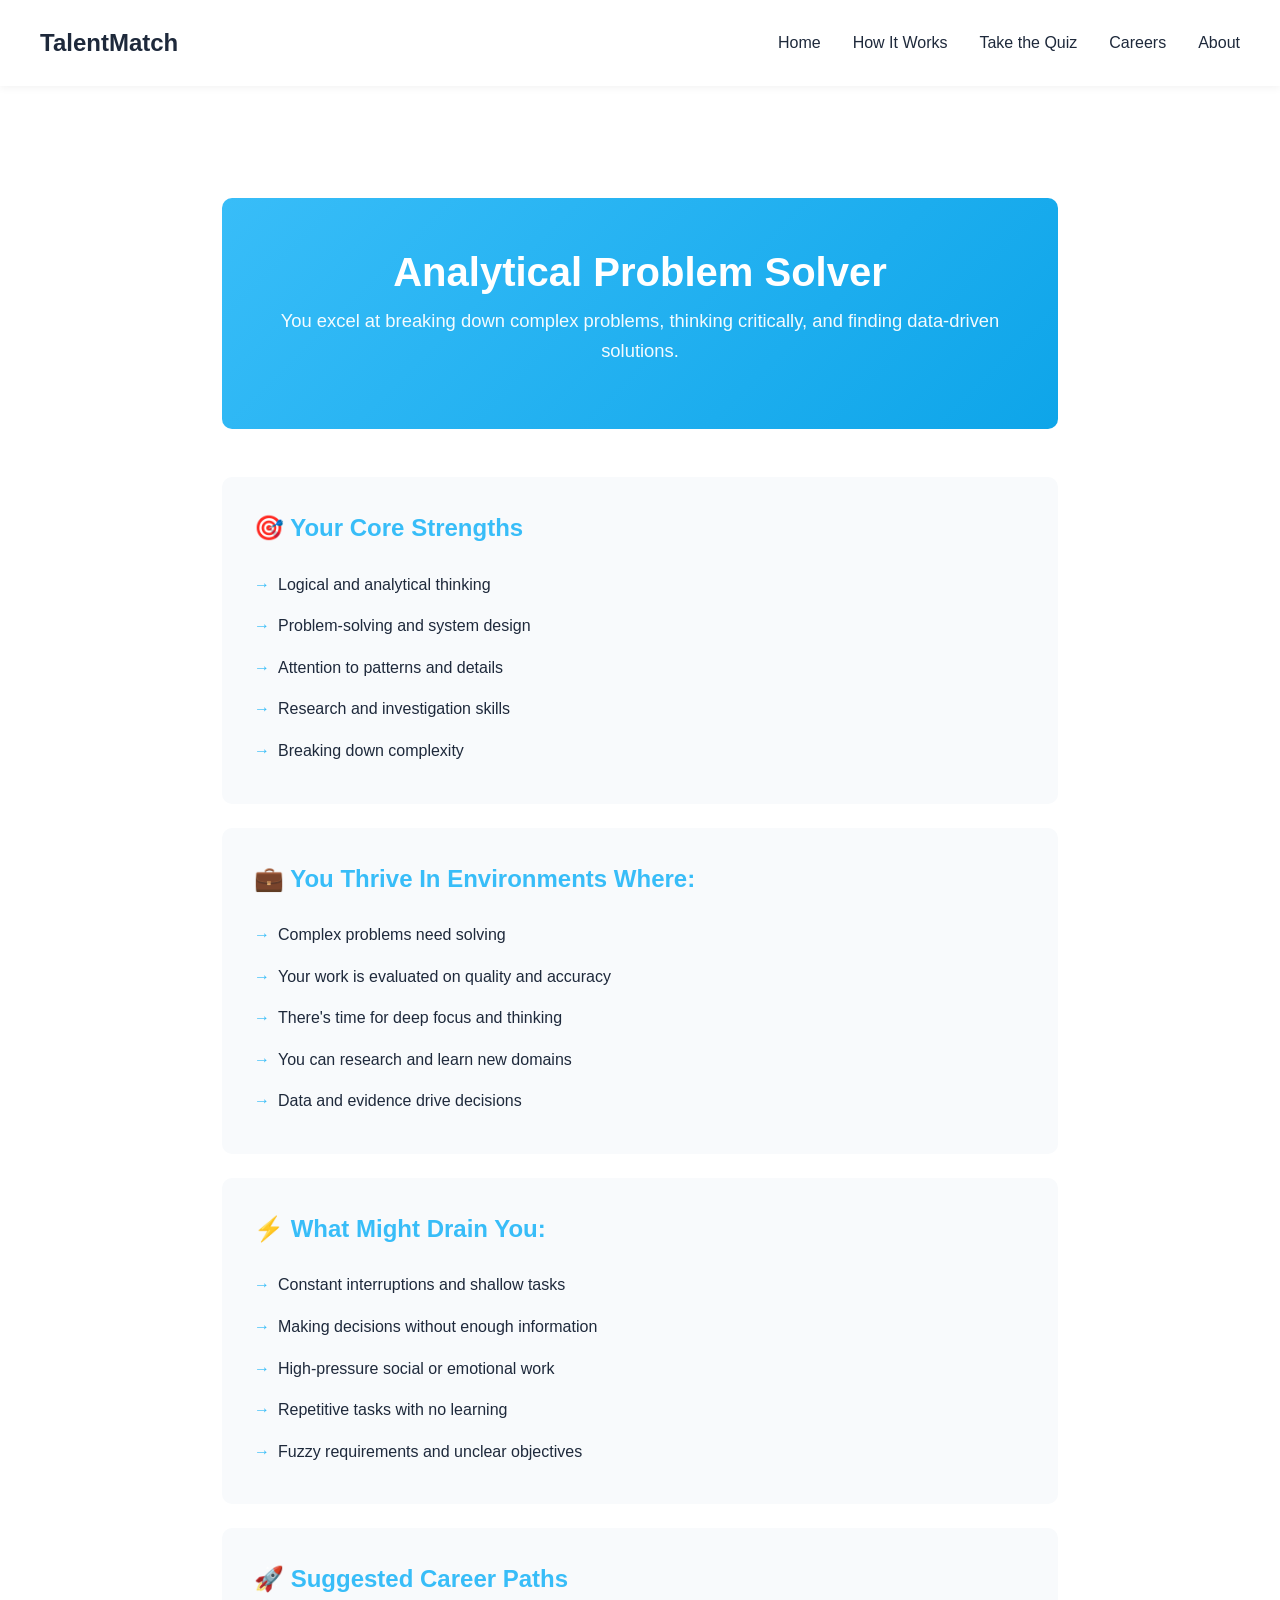
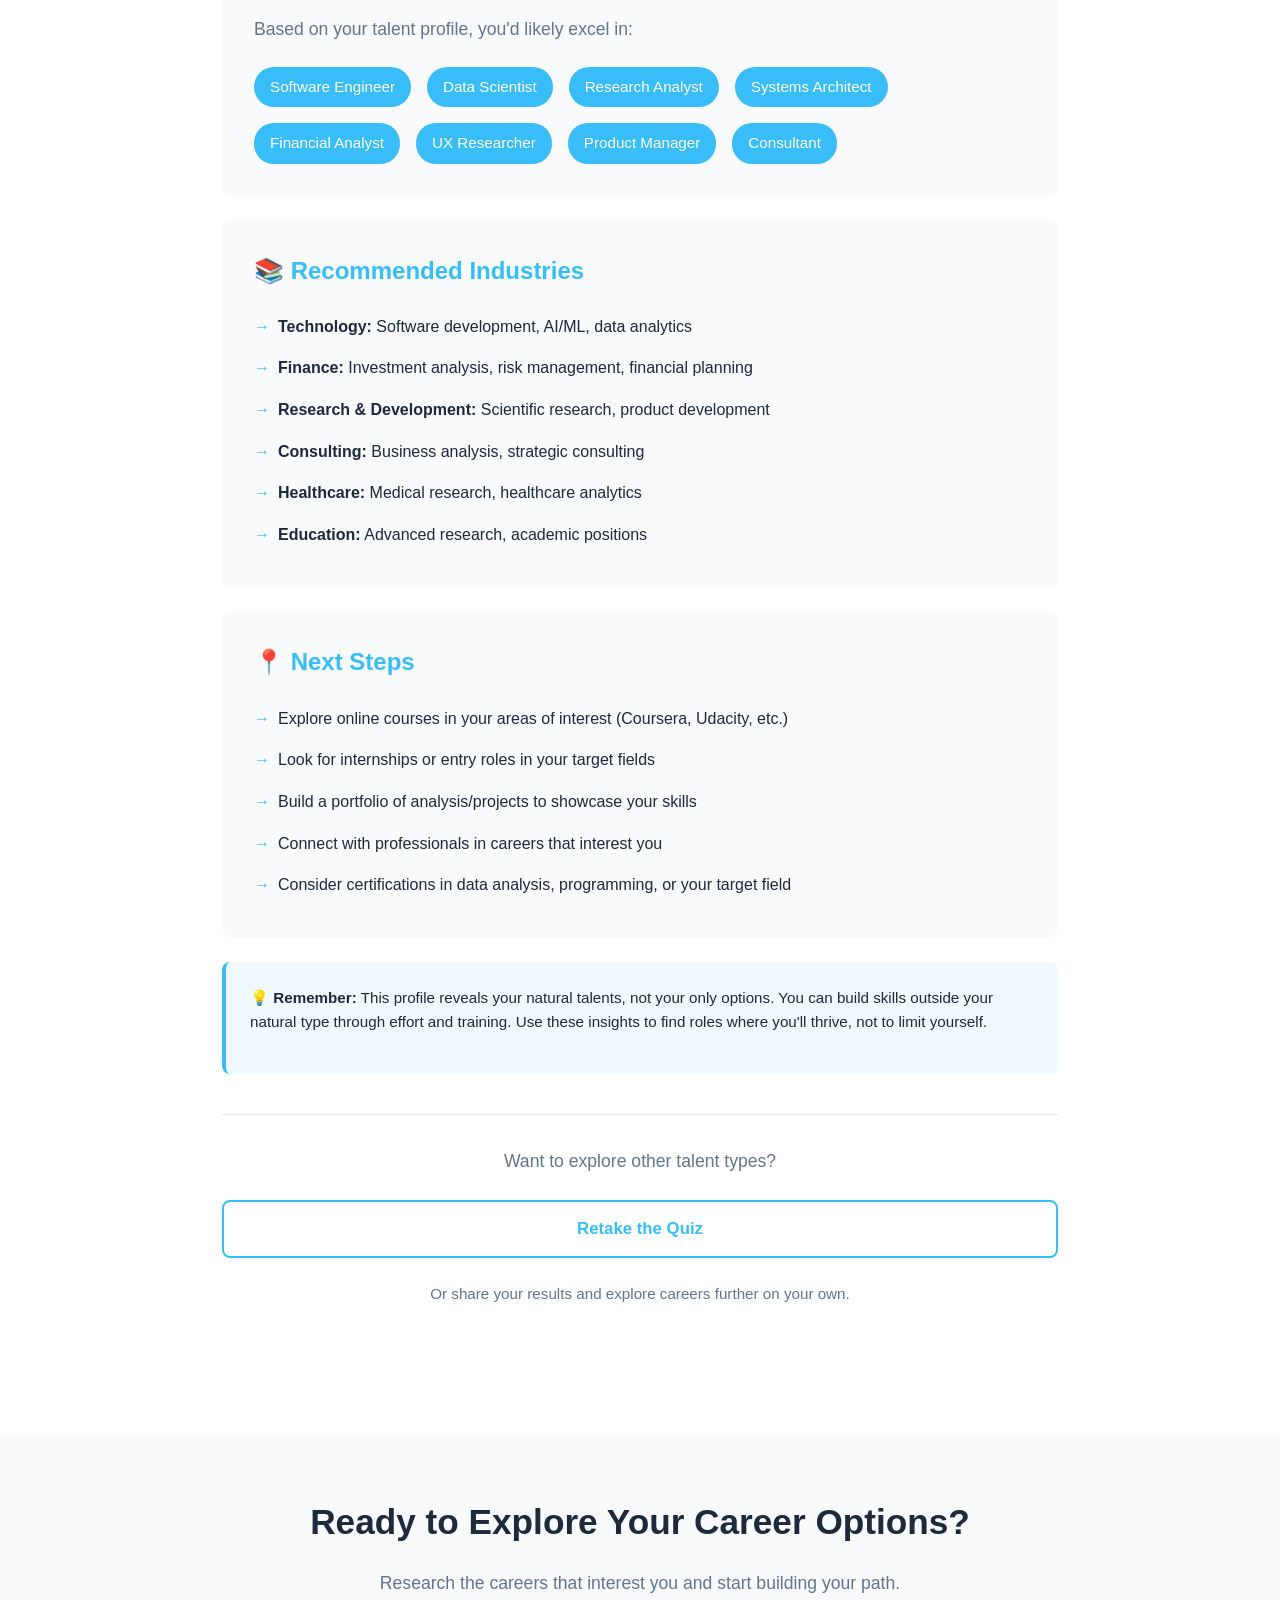
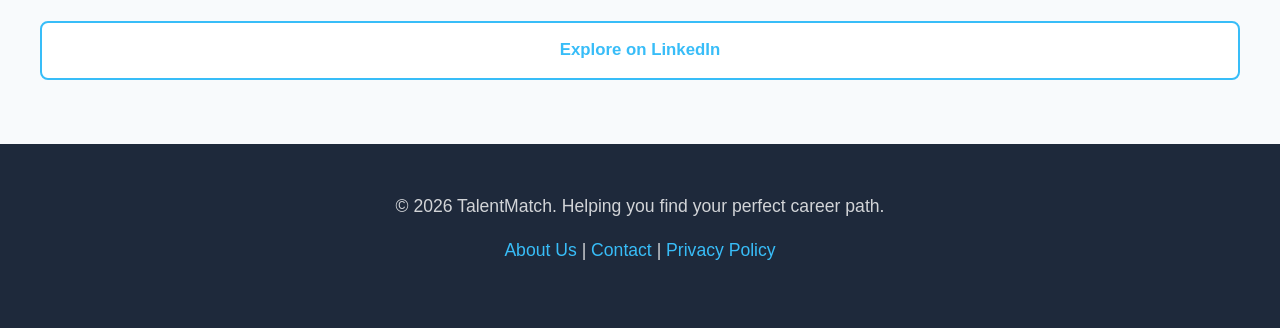
<file: pages/results.html>
<!DOCTYPE html>
<html lang="en">
<head>
  <meta charset="UTF-8">
  <meta name="viewport" content="width=device-width, initial-scale=1.0">
  <title>Your Talent Profile Results - TalentMatch</title>
  <link rel="stylesheet" href="../css/styles.css">
</head>
<body>
  <!-- HEADER & NAVIGATION -->
  <header>
    <nav>
      <a href="index.html" class="logo">TalentMatch</a>
      <ul>
        <li><a href="index.html">Home</a></li>
        <li><a href="how-it-works.html">How It Works</a></li>
        <li><a href="quiz.html">Take the Quiz</a></li>
        <li><a href="careers.html">Careers</a></li>
        <li><a href="about.html">About</a></li>
      </ul>
    </nav>
  </header>

  <!-- RESULTS CONTAINER -->
  <section>
    <div class="results-container">
      <!-- TALENT TYPE HEADLINE -->
      <div class="talent-type-box">
        <h2 id="talentTypeName">Analytical Problem Solver</h2>
        <p id="talentTypeDescription">You excel at breaking down complex problems, thinking critically, and finding data-driven solutions.</p>
      </div>

      <!-- YOUR STRENGTHS -->
      <div class="results-card">
        <h3>🎯 Your Core Strengths</h3>
        <ul id="strengtsList">
          <li>Logical and analytical thinking</li>
          <li>Problem-solving and system design</li>
          <li>Attention to patterns and details</li>
          <li>Research and investigation skills</li>
          <li>Breaking down complexity</li>
        </ul>
      </div>

      <!-- WORK STYLE PREFERENCES -->
      <div class="results-card">
        <h3>💼 You Thrive In Environments Where:</h3>
        <ul id="environmentList">
          <li>Complex problems need solving</li>
          <li>Your work is evaluated on quality and accuracy</li>
          <li>There's time for deep focus and thinking</li>
          <li>You can research and learn new domains</li>
          <li>Data and evidence drive decisions</li>
        </ul>
      </div>

      <!-- WHAT DRAINS YOU -->
      <div class="results-card">
        <h3>⚡ What Might Drain You:</h3>
        <ul id="drainsList">
          <li>Constant interruptions and shallow tasks</li>
          <li>Making decisions without enough information</li>
          <li>High-pressure social or emotional work</li>
          <li>Repetitive tasks with no learning</li>
          <li>Fuzzy requirements and unclear objectives</li>
        </ul>
      </div>

      <!-- SUGGESTED CAREERS -->
      <div class="results-card">
        <h3>🚀 Suggested Career Paths</h3>
        <p style="margin-bottom: 1.5rem; color: var(--text-gray);">Based on your talent profile, you'd likely excel in:</p>
        <div class="career-tags" id="careersList">
          <span class="career-tag">Software Engineer</span>
          <span class="career-tag">Data Scientist</span>
          <span class="career-tag">Research Analyst</span>
          <span class="career-tag">Systems Architect</span>
          <span class="career-tag">Financial Analyst</span>
          <span class="career-tag">UX Researcher</span>
          <span class="career-tag">Product Manager</span>
          <span class="career-tag">Consultant</span>
        </div>
      </div>

      <!-- CAREER DESCRIPTION -->
      <div class="results-card">
        <h3>📚 Recommended Industries</h3>
        <ul id="industriesList">
          <li><strong>Technology:</strong> Software development, AI/ML, data analytics</li>
          <li><strong>Finance:</strong> Investment analysis, risk management, financial planning</li>
          <li><strong>Research & Development:</strong> Scientific research, product development</li>
          <li><strong>Consulting:</strong> Business analysis, strategic consulting</li>
          <li><strong>Healthcare:</strong> Medical research, healthcare analytics</li>
          <li><strong>Education:</strong> Advanced research, academic positions</li>
        </ul>
      </div>

      <!-- NEXT STEPS -->
      <div class="results-card">
        <h3>📍 Next Steps</h3>
        <ul id="nextStepsList">
          <li>Explore online courses in your areas of interest (Coursera, Udacity, etc.)</li>
          <li>Look for internships or entry roles in your target fields</li>
          <li>Build a portfolio of analysis/projects to showcase your skills</li>
          <li>Connect with professionals in careers that interest you</li>
          <li>Consider certifications in data analysis, programming, or your target field</li>
        </ul>
      </div>

      <!-- IMPORTANT NOTE -->
      <div style="background-color: #F0F9FF; padding: 1.5rem; border-radius: 8px; margin-bottom: 2rem; border-left: 4px solid var(--accent);">
        <p style="color: var(--text-dark); font-size: 0.95rem;">
          <strong>💡 Remember:</strong> This profile reveals your natural talents, not your only options. You can build skills outside your natural type through effort and training. Use these insights to find roles where you'll thrive, not to limit yourself.
        </p>
      </div>

      <!-- RETAKE BUTTON -->
      <div class="retake-button">
        <p style="color: var(--text-gray); margin-bottom: 1.5rem;">Want to explore other talent types?</p>
        <a href="quiz.html" class="btn btn-secondary">Retake the Quiz</a>
        <p style="color: var(--text-gray); margin-top: 1.5rem; font-size: 0.95rem;">Or share your results and explore careers further on your own.</p>
      </div>
    </div>
  </section>

  <!-- CTA SECTION -->
  <section style="background-color: #F8FAFC;">
    <div class="container">
      <div style="text-align: center;">
        <h2>Ready to Explore Your Career Options?</h2>
        <p style="margin-bottom: 1.5rem;">Research the careers that interest you and start building your path.</p>
        <a href="https://www.linkedin.com" class="btn btn-secondary" target="_blank">Explore on LinkedIn</a>
      </div>
    </div>
  </section>

  <!-- FOOTER -->
  <footer>
    <p>&copy; 2026 TalentMatch. Helping you find your perfect career path.</p>
    <p><a href="about.html">About Us</a> | <a href="#">Contact</a> | <a href="#">Privacy Policy</a></p>
  </footer>

  <!-- RESULTS JAVASCRIPT (Will populate from quiz answers) -->
  <script src="../js/results.js"></script>
</body>
</html>
</file>
<file: css/styles.css>
/* ====================================
   GLOBAL STYLES & VARIABLES
   ==================================== */

:root {
  --primary: #1E293B;
  --accent: #38BDF8;
  --light-bg: #F8FAFC;
  --text-dark: #1E293B;
  --text-gray: #64748B;
  --border-light: #E2E8F0;
  --white: #FFFFFF;
  
  --font-family: 'Inter', 'Poppins', -apple-system, BlinkMacSystemFont, 'Segoe UI', sans-serif;
  --spacing: 1rem;
  --radius: 10px;
  --radius-btn: 8px;
}

* {
  margin: 0;
  padding: 0;
  box-sizing: border-box;
}

html, body {
  font-family: var(--font-family);
  color: var(--text-dark);
  line-height: 1.6;
  background-color: var(--white);
}

/* ====================================
   TYPOGRAPHY
   ==================================== */

h1 {
  font-size: 3rem;
  font-weight: 700;
  line-height: 1.2;
  margin-bottom: 1rem;
  color: var(--text-dark);
}

h2 {
  font-size: 2.2rem;
  font-weight: 600;
  line-height: 1.3;
  margin-bottom: 1.5rem;
  color: var(--text-dark);
}

h3 {
  font-size: 1.5rem;
  font-weight: 600;
  margin-bottom: 1rem;
  color: var(--text-dark);
}

p {
  font-size: 1.1rem;
  color: var(--text-gray);
  margin-bottom: 1rem;
}

.text-small {
  font-size: 0.95rem;
  color: var(--text-gray);
}

/* ====================================
   BUTTONS
   ==================================== */

.btn {
  display: inline-block;
  padding: 14px 32px;
  font-size: 1.05rem;
  font-weight: 600;
  border: none;
  border-radius: var(--radius-btn);
  text-decoration: none;
  cursor: pointer;
  transition: all 0.3s ease;
  min-height: 48px;
  display: flex;
  align-items: center;
  justify-content: center;
  gap: 8px;
}

.btn-primary {
  background-color: var(--accent);
  color: var(--white);
}

.btn-primary:hover {
  background-color: #0EA5E9;
  transform: translateY(-2px);
  box-shadow: 0 8px 16px rgba(56, 189, 248, 0.3);
}

.btn-secondary {
  background-color: var(--white);
  color: var(--accent);
  border: 2px solid var(--accent);
}

.btn-secondary:hover {
  background-color: var(--accent);
  color: var(--white);
}

/* ====================================
   HEADER & NAVIGATION
   ==================================== */

header {
  background-color: var(--white);
  padding: 1.5rem 2rem;
  position: sticky;
  top: 0;
  z-index: 100;
  box-shadow: 0 2px 8px rgba(0, 0, 0, 0.05);
}

nav {
  max-width: 1200px;
  margin: 0 auto;
  display: flex;
  justify-content: space-between;
  align-items: center;
}

.logo {
  font-size: 1.5rem;
  font-weight: 700;
  color: var(--primary);
  text-decoration: none;
}

nav ul {
  list-style: none;
  display: flex;
  gap: 2rem;
}

nav a {
  text-decoration: none;
  color: var(--text-dark);
  font-weight: 500;
  transition: color 0.3s ease;
}

nav a:hover {
  color: var(--accent);
}

/* ====================================
   HERO SECTION
   ==================================== */

.hero {
  background: linear-gradient(135deg, var(--primary) 0%, #334155 100%);
  color: var(--white);
  padding: 5rem 2rem;
  text-align: center;
}

.hero-container {
  max-width: 900px;
  margin: 0 auto;
}

.hero h1 {
  color: var(--white);
  font-size: 3.5rem;
  margin-bottom: 1.5rem;
}

.hero p {
  color: rgba(255, 255, 255, 0.9);
  font-size: 1.3rem;
  margin-bottom: 2.5rem;
  max-width: 800px;
  margin-left: auto;
  margin-right: auto;
}

.hero .btn {
  margin-top: 1rem;
}

/* ====================================
   SECTIONS & CONTAINERS
   ==================================== */

section {
  padding: 4rem 2rem;
}

.container {
  max-width: 1200px;
  margin: 0 auto;
}

.section-intro {
  text-align: center;
  margin-bottom: 3rem;
}

.section-intro h2 {
  margin-bottom: 1rem;
}

.section-intro p {
  font-size: 1.15rem;
  max-width: 700px;
  margin: 0 auto;
}

/* ====================================
   THREE-COLUMN GRID (How It Works)
   ==================================== */

.feature-grid {
  display: grid;
  grid-template-columns: repeat(auto-fit, minmax(300px, 1fr));
  gap: 2.5rem;
  margin-top: 3rem;
}

.feature-card {
  background: var(--light-bg);
  padding: 2.5rem;
  border-radius: var(--radius);
  text-align: center;
  transition: transform 0.3s ease, box-shadow 0.3s ease;
}

.feature-card:hover {
  transform: translateY(-8px);
  box-shadow: 0 12px 24px rgba(0, 0, 0, 0.08);
}

.feature-card-number {
  display: inline-flex;
  align-items: center;
  justify-content: center;
  width: 50px;
  height: 50px;
  background-color: var(--accent);
  color: var(--white);
  border-radius: 50%;
  font-size: 1.5rem;
  font-weight: 700;
  margin-bottom: 1rem;
}

.feature-card h3 {
  margin-bottom: 1rem;
}

.feature-card p {
  color: var(--text-gray);
}

/* ====================================
   QUIZ PAGE STYLES
   ==================================== */

.quiz-container {
  max-width: 700px;
  margin: 0 auto;
  padding: 3rem 2rem;
}

.quiz-question {
  margin-bottom: 2.5rem;
  padding-bottom: 2rem;
  border-bottom: 1px solid var(--border-light);
}

.quiz-question:last-child {
  border-bottom: none;
}

.quiz-question h4 {
  font-size: 1.2rem;
  margin-bottom: 1.5rem;
  color: var(--text-dark);
}

.quiz-options {
  display: flex;
  flex-direction: column;
  gap: 1rem;
}

.quiz-option {
  padding: 1rem;
  border: 2px solid var(--border-light);
  border-radius: var(--radius-btn);
  cursor: pointer;
  transition: all 0.2s ease;
  background-color: var(--white);
}

.quiz-option:hover {
  border-color: var(--accent);
  background-color: #F0F9FF;
}

.quiz-option input[type="radio"] {
  margin-right: 0.75rem;
  cursor: pointer;
}

.quiz-option.selected {
  background-color: #F0F9FF;
  border-color: var(--accent);
}

.quiz-progress {
  margin-bottom: 2rem;
}

.progress-bar {
  height: 8px;
  background-color: var(--light-bg);
  border-radius: 4px;
  overflow: hidden;
  margin-bottom: 0.5rem;
}

.progress-fill {
  height: 100%;
  background-color: var(--accent);
  transition: width 0.3s ease;
}

.progress-text {
  font-size: 0.9rem;
  color: var(--text-gray);
}

/* ====================================
   RESULTS PAGE STYLES
   ==================================== */

.results-container {
  max-width: 900px;
  margin: 0 auto;
  padding: 3rem 2rem;
}

.talent-type-box {
  background: linear-gradient(135deg, var(--accent) 0%, #0EA5E9 100%);
  color: var(--white);
  padding: 3rem;
  border-radius: var(--radius);
  text-align: center;
  margin-bottom: 3rem;
}

.talent-type-box h2 {
  color: var(--white);
  font-size: 2.5rem;
  margin-bottom: 0.5rem;
}

.talent-type-box p {
  color: rgba(255, 255, 255, 0.95);
  font-size: 1.15rem;
}

.results-card {
  background: var(--light-bg);
  padding: 2rem;
  border-radius: var(--radius);
  margin-bottom: 1.5rem;
}

.results-card h3 {
  color: var(--accent);
  margin-bottom: 1rem;
}

.results-card ul {
  list-style: none;
  margin-left: 0;
}

.results-card li {
  padding: 0.5rem 0;
  padding-left: 1.5rem;
  position: relative;
}

.results-card li:before {
  content: "→";
  position: absolute;
  left: 0;
  color: var(--accent);
  font-weight: bold;
}

.career-tags {
  display: flex;
  flex-wrap: wrap;
  gap: 1rem;
  margin-top: 1.5rem;
}

.career-tag {
  background-color: var(--accent);
  color: var(--white);
  padding: 0.5rem 1rem;
  border-radius: 20px;
  font-size: 0.95rem;
  font-weight: 500;
}

.retake-button {
  text-align: center;
  margin-top: 2.5rem;
  padding-top: 2rem;
  border-top: 1px solid var(--border-light);
}

/* ====================================
   FOOTER
   ==================================== */

footer {
  background-color: var(--primary);
  color: var(--white);
  padding: 3rem 2rem;
  text-align: center;
}

footer p {
  color: rgba(255, 255, 255, 0.8);
  margin-bottom: 1rem;
}

footer a {
  color: var(--accent);
  text-decoration: none;
}

footer a:hover {
  text-decoration: underline;
}

/* ====================================
   MOBILE RESPONSIVE
   ==================================== */

@media (max-width: 768px) {
  h1 {
    font-size: 2rem;
  }

  h2 {
    font-size: 1.6rem;
  }

  h3 {
    font-size: 1.2rem;
  }

  .hero {
    padding: 3rem 1.5rem;
  }

  .hero h1 {
    font-size: 2.2rem;
  }

  .hero p {
    font-size: 1.1rem;
  }

  section {
    padding: 2.5rem 1.5rem;
  }

  nav ul {
    gap: 1rem;
    font-size: 0.95rem;
  }

  .feature-grid {
    grid-template-columns: 1fr;
    gap: 2rem;
  }

  .btn {
    width: 100%;
  }

  .quiz-container {
    padding: 2rem 1rem;
  }

  .results-container {
    padding: 2rem 1rem;
  }

  .talent-type-box {
    padding: 2rem 1.5rem;
  }

  .talent-type-box h2 {
    font-size: 1.8rem;
  }
}

@media (max-width: 480px) {
  h1 {
    font-size: 1.6rem;
  }

  h2 {
    font-size: 1.3rem;
  }

  nav ul {
    flex-direction: column;
    gap: 0.5rem;
  }

  header {
    padding: 1rem;
  }

  section {
    padding: 1.5rem 1rem;
  }

  .hero h1 {
    font-size: 1.8rem;
  }

  .feature-card {
    padding: 1.5rem;
  }
}
</file>
